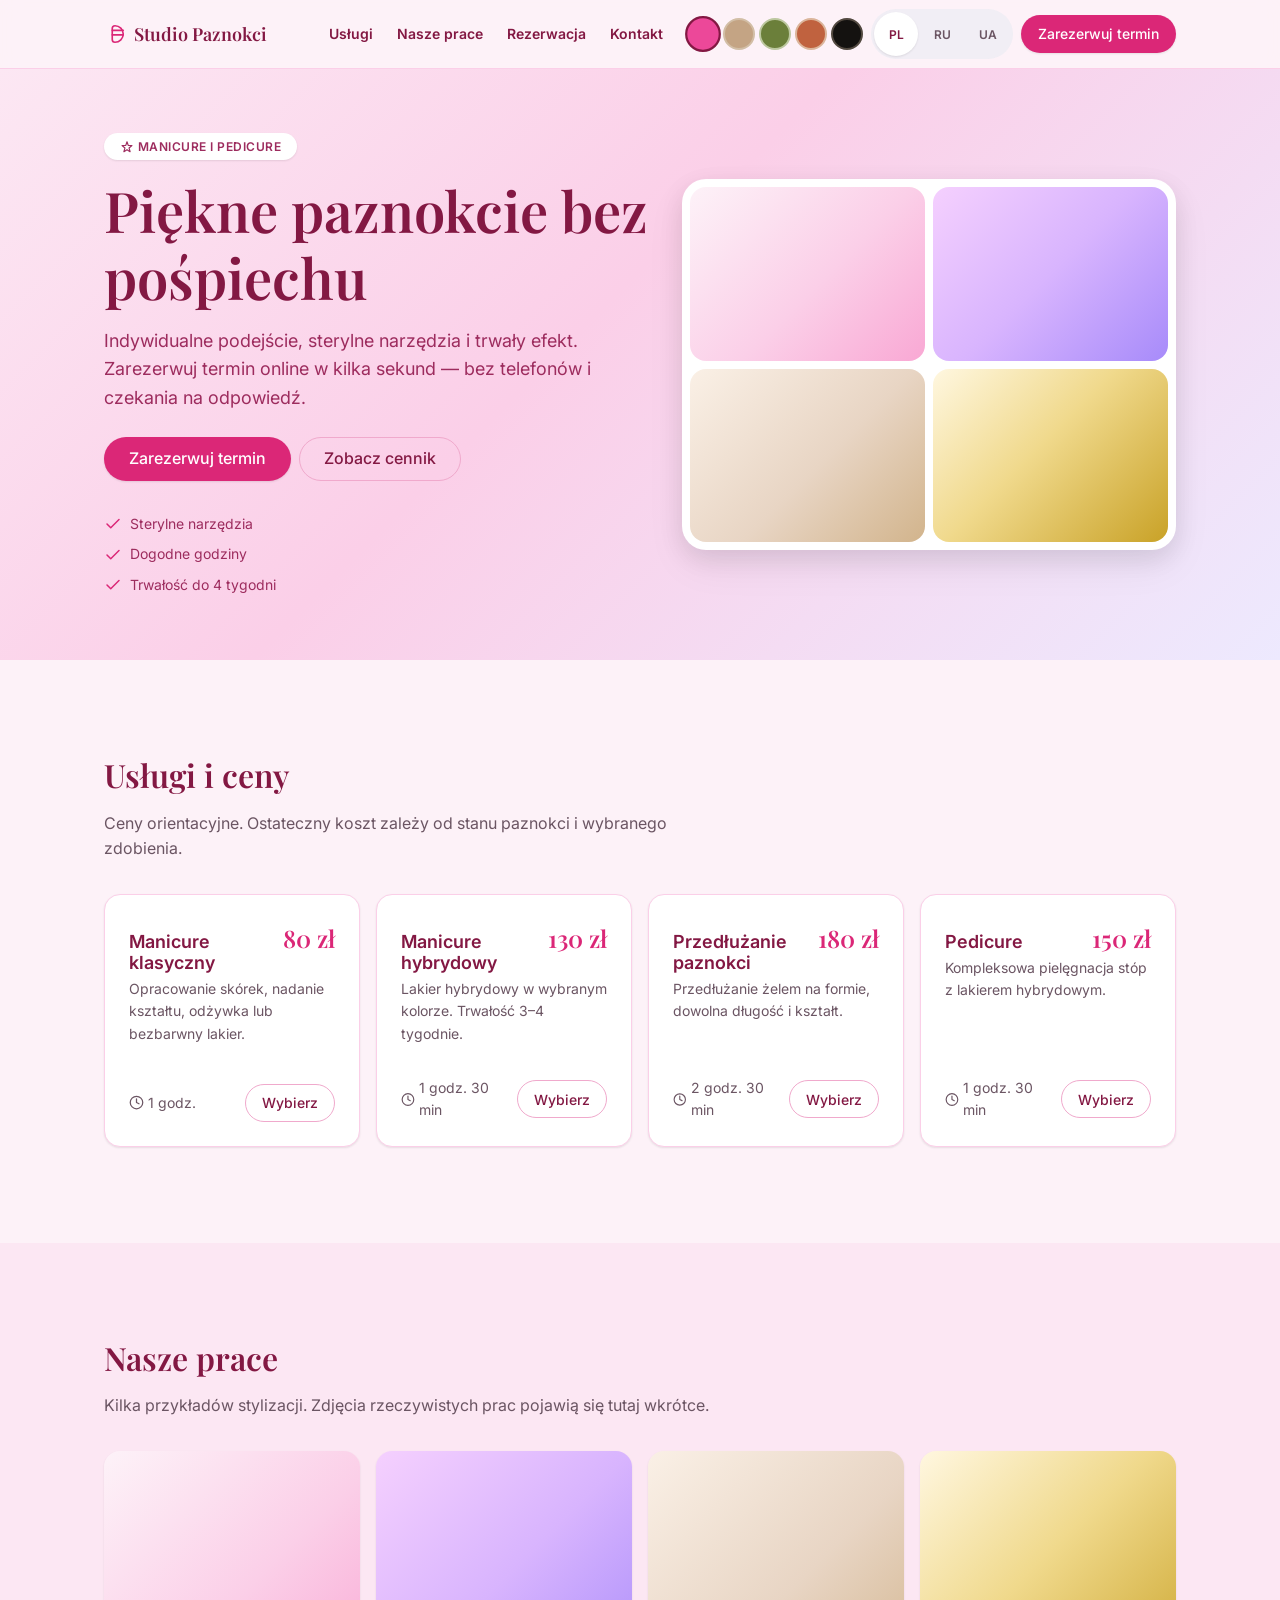
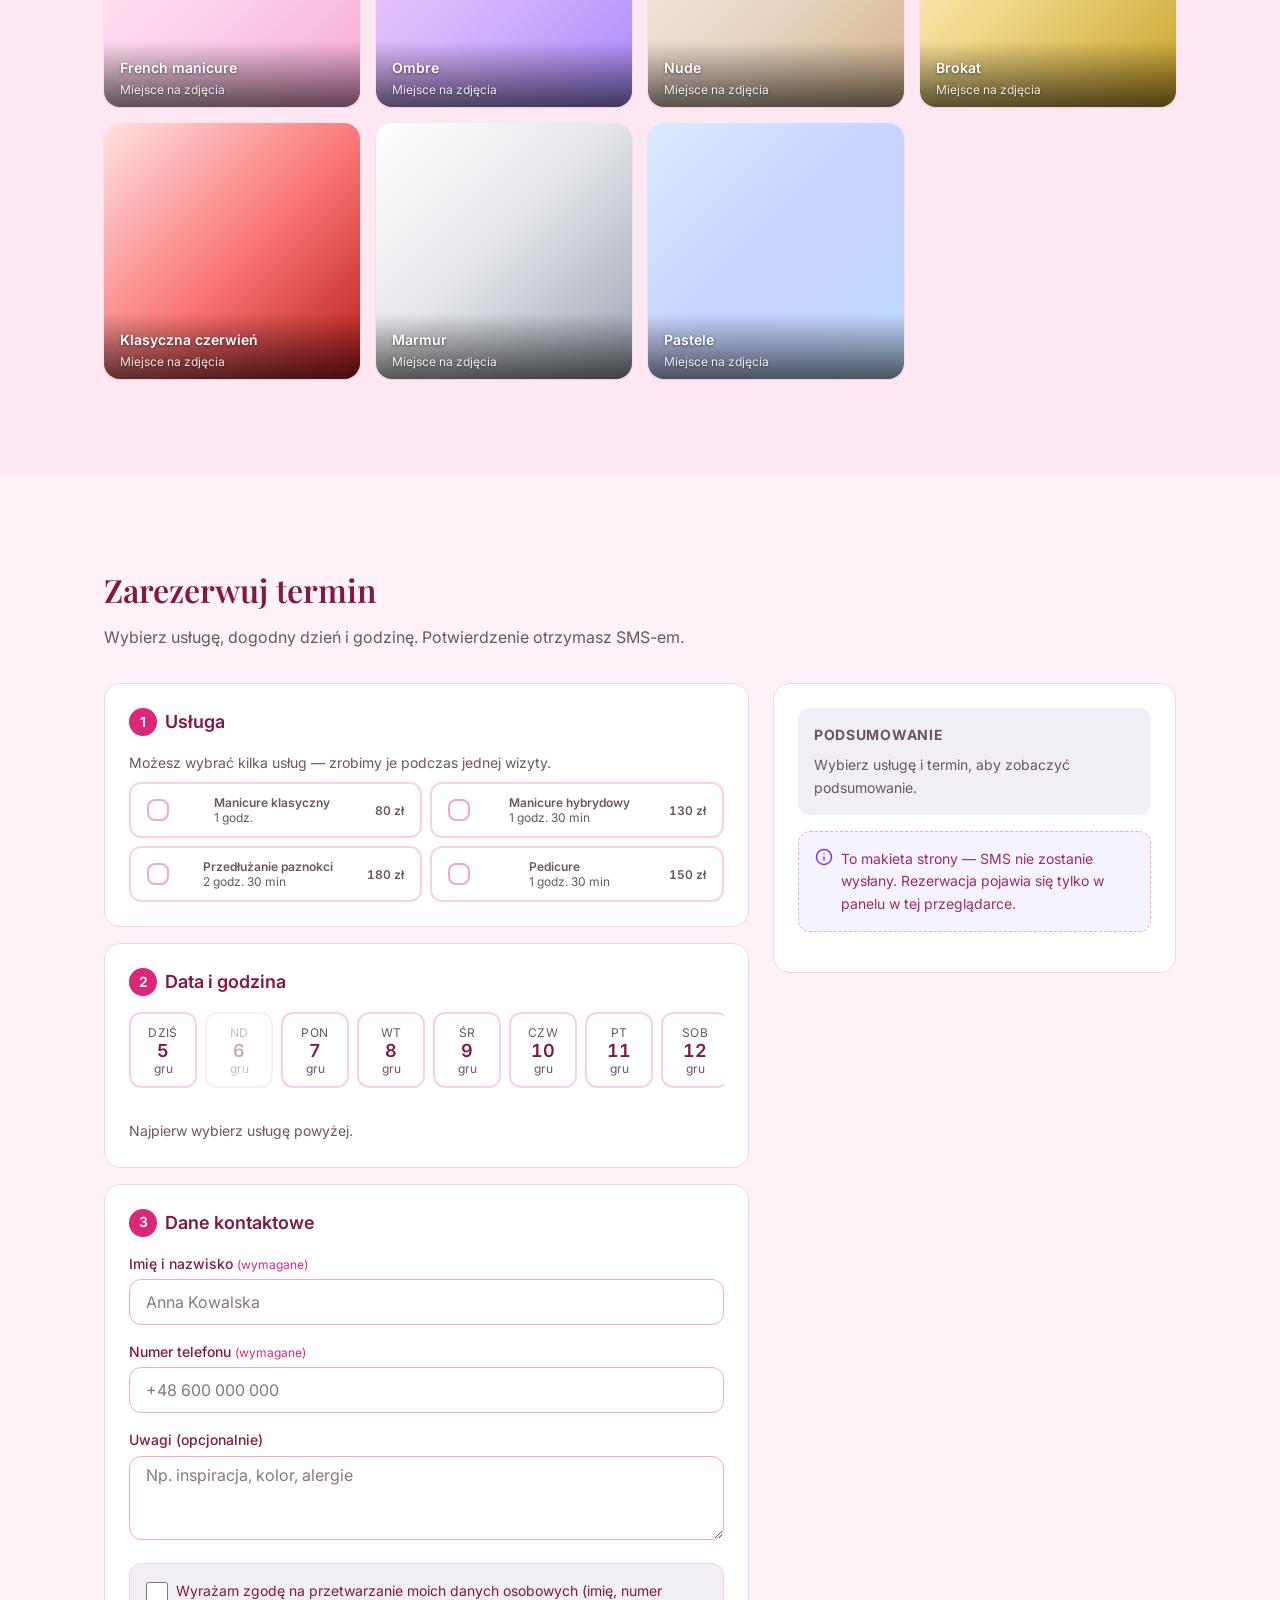
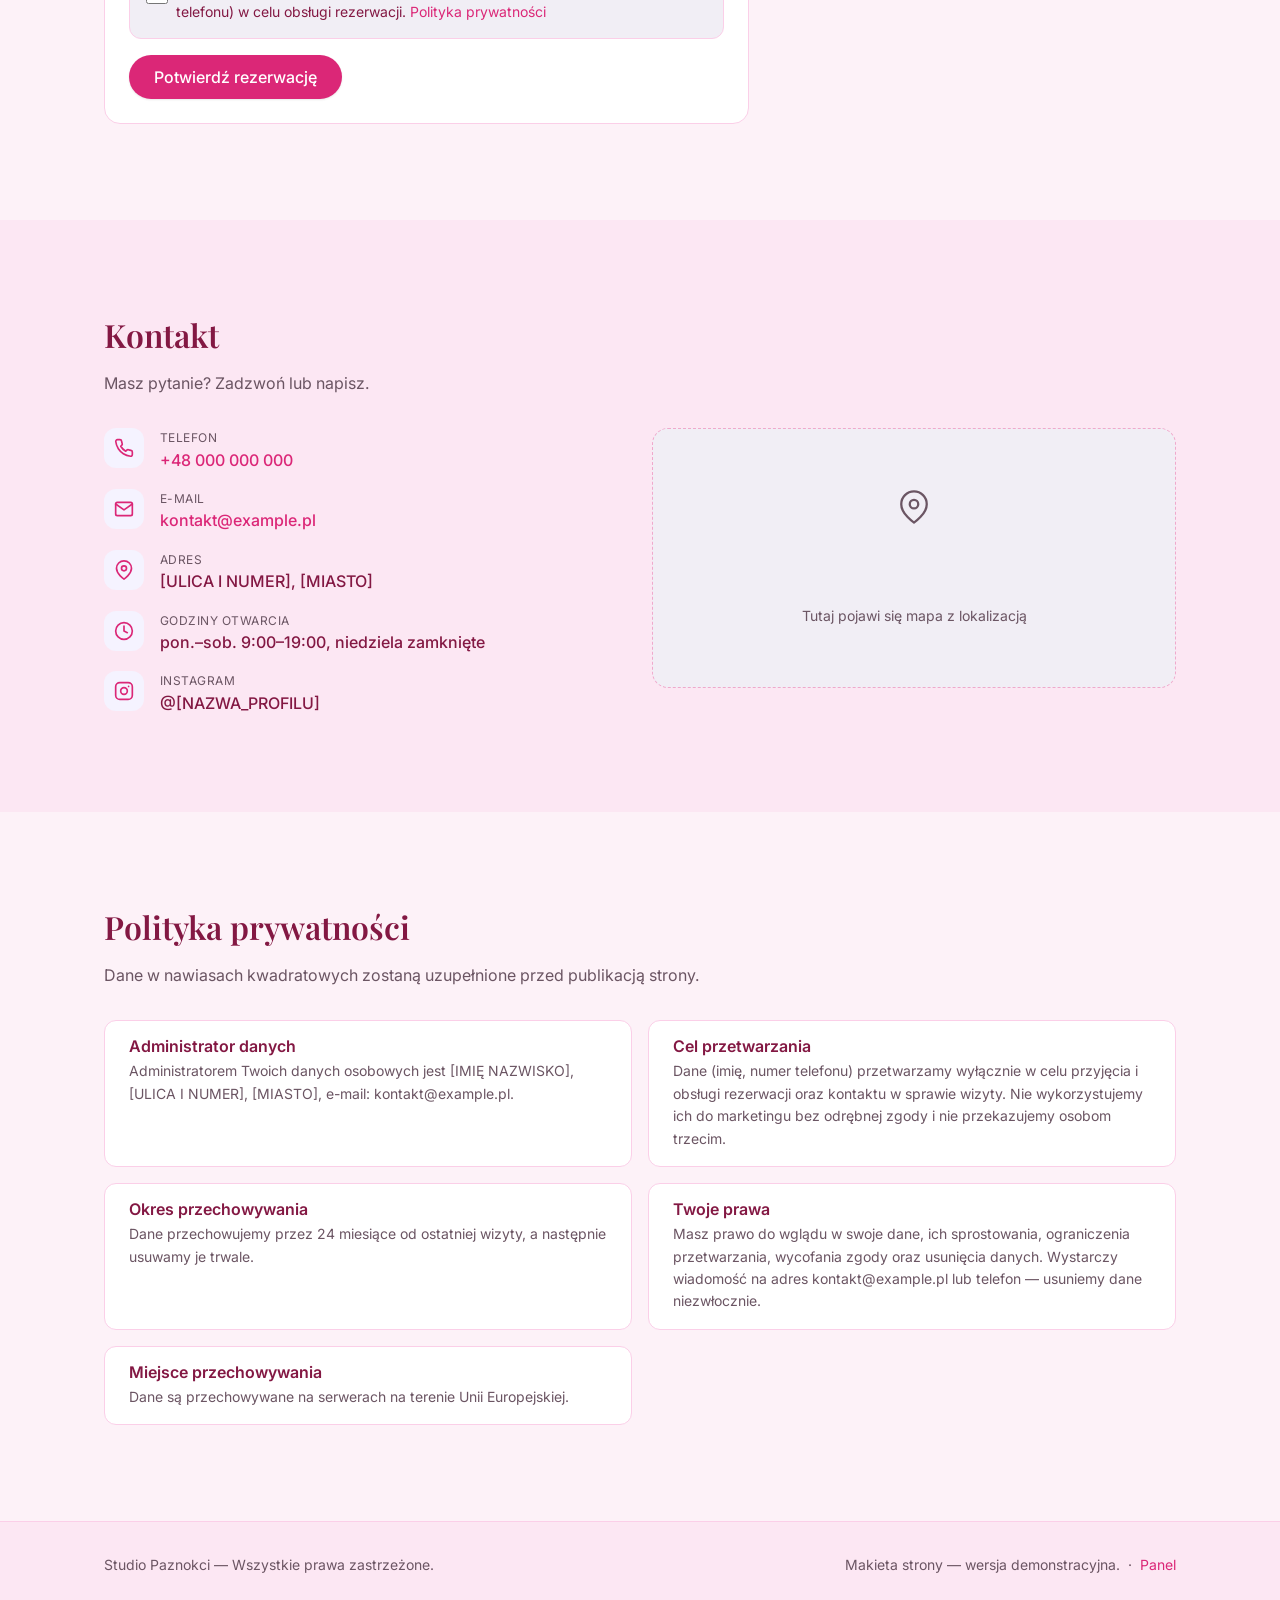
<file: index.html>
<!DOCTYPE html>
<html lang="pl" data-theme="pink">
<head>
  <meta charset="UTF-8">
  <meta name="viewport" content="width=device-width, initial-scale=1">
  <title>Studio Paznokci — rezerwacja online</title>
  <meta name="description" content="Manicure i pedicure. Zarezerwuj termin online.">
  <link rel="stylesheet" href="styles.css?v=202607301500">
</head>
<body>

<a class="skip-link" href="#main" data-i18n="skip_link">Przejdź do treści</a>

<!-- ========================= ШАПКА ========================= -->
<header class="header">
  <div class="wrap header__inner">
    <a class="logo" href="index.html">
      <span class="logo__mark" aria-hidden="true">
        <svg width="22" height="22" viewBox="0 0 24 24" fill="none" stroke="currentColor" stroke-width="1.8" stroke-linecap="round" stroke-linejoin="round">
          <path d="M12 21c4.97 0 9-4.03 9-9 0-4.97-4.03-9-9-9-1.66 0-3 1.34-3 3v12c0 1.66 1.34 3 3 3z"/>
          <path d="M9 8h12M9 13h12"/>
        </svg>
      </span>
      <span data-salon="brandName">Studio Paznokci</span>
    </a>

    <nav class="nav" aria-label="Menu">
      <a href="#services" data-i18n="nav_services">Usługi</a>
      <a href="#gallery" data-i18n="nav_gallery">Nasze prace</a>
      <a href="#booking" data-i18n="nav_booking">Rezerwacja</a>
      <a href="#contact" data-i18n="nav_contact">Kontakt</a>
    </nav>

    <div class="header__tools">
      <div class="themes" role="group" data-i18n-aria-label="aria_theme" id="themeSwitch"></div>
      <div class="lang" role="group" data-i18n-aria-label="aria_lang" id="langSwitch"></div>
      <!-- Ссылка на панель только в подвале: это страница для клиенток,
           админка им ни к чему. Тестировщику ссылку даём отдельно. -->
      <a class="btn btn--primary btn--sm header__cta" href="#booking" data-i18n-aria-label="nav_book_cta" data-i18n="nav_book_cta">Zarezerwuj termin</a>
    </div>
  </div>
</header>

<main id="main">

  <!-- ========================= HERO ========================= -->
  <section class="hero">
    <div class="wrap hero__inner">
      <div>
        <span class="badge">
          <svg width="14" height="14" viewBox="0 0 24 24" fill="none" stroke="currentColor" stroke-width="2" stroke-linecap="round" stroke-linejoin="round" aria-hidden="true">
            <path d="M12 3l2.09 6.26L20.5 9.5l-5 4.1 1.8 6.4L12 16.6l-5.3 3.4 1.8-6.4-5-4.1 6.41-.24L12 3z"/>
          </svg>
          <span data-i18n="hero_badge">Manicure i pedicure</span>
        </span>

        <h1 data-i18n="hero_title">Piękne paznokcie bez pośpiechu</h1>
        <p class="hero__lead" data-i18n="hero_subtitle">Indywidualne podejście, sterylne narzędzia i trwały efekt.</p>

        <div class="hero__actions">
          <a class="btn btn--primary" href="#booking" data-i18n="hero_cta">Zarezerwuj termin</a>
          <a class="btn btn--ghost" href="#services" data-i18n="hero_cta_secondary">Zobacz cennik</a>
        </div>

        <ul class="hero__points">
          <li>
            <svg width="18" height="18" viewBox="0 0 24 24" fill="none" stroke="currentColor" stroke-width="2" stroke-linecap="round" stroke-linejoin="round" aria-hidden="true"><path d="M20 6L9 17l-5-5"/></svg>
            <span data-i18n="hero_point_1">Sterylne narzędzia</span>
          </li>
          <li>
            <svg width="18" height="18" viewBox="0 0 24 24" fill="none" stroke="currentColor" stroke-width="2" stroke-linecap="round" stroke-linejoin="round" aria-hidden="true"><path d="M20 6L9 17l-5-5"/></svg>
            <span data-i18n="hero_point_2">Dogodne godziny</span>
          </li>
          <li>
            <svg width="18" height="18" viewBox="0 0 24 24" fill="none" stroke="currentColor" stroke-width="2" stroke-linecap="round" stroke-linejoin="round" aria-hidden="true"><path d="M20 6L9 17l-5-5"/></svg>
            <span data-i18n="hero_point_3">Trwałość do 4 tygodni</span>
          </li>
        </ul>
      </div>

      <!-- Декоративная плитка вместо фото мастера -->
      <div class="hero__art" id="heroArt" aria-hidden="true"></div>
    </div>
  </section>

  <!-- ========================= УСЛУГИ ========================= -->
  <section class="section" id="services">
    <div class="wrap">
      <div class="section__head">
        <h2 data-i18n="services_title">Usługi i ceny</h2>
        <p data-i18n="services_subtitle">Ceny orientacyjne.</p>
      </div>
      <div class="cards" id="servicesGrid"></div>
    </div>
  </section>

  <!-- ========================= ГАЛЕРЕЯ ========================= -->
  <section class="section section--alt" id="gallery">
    <div class="wrap">
      <div class="section__head">
        <h2 data-i18n="gallery_title">Nasze prace</h2>
        <p data-i18n="gallery_subtitle">Kilka przykładów stylizacji.</p>
      </div>
      <div class="gallery" id="galleryGrid"></div>
    </div>
  </section>

  <!-- ========================= ЗАПИСЬ ========================= -->
  <section class="section" id="booking">
    <div class="wrap">
      <div class="section__head">
        <h2 data-i18n="booking_title">Zarezerwuj termin</h2>
        <p data-i18n="booking_subtitle">Wybierz usługę, dogodny dzień i godzinę.</p>
      </div>

      <div class="booking">
        <!-- Шаги -->
        <form id="bookingForm" novalidate>
          <!-- Шаг 1: услуга -->
          <div class="step">
            <div class="step__title">
              <span class="step__num">1</span>
              <h3 data-i18n="step_1">Usługa</h3>
            </div>
            <p class="hint hint--above" data-i18n="booking_multi_hint">Możesz wybrać kilka usług.</p>
            <div class="picker" id="servicePicker" role="group" data-i18n-aria-label="booking_pick_service"></div>
            <p class="error" id="errService">
              <svg width="16" height="16" viewBox="0 0 24 24" fill="none" stroke="currentColor" stroke-width="2" stroke-linecap="round" aria-hidden="true"><circle cx="12" cy="12" r="10"/><path d="M12 8v4M12 16h.01"/></svg>
              <span data-i18n="err_service">Wybierz usługę.</span>
            </p>
          </div>

          <!-- Шаг 2: дата и время -->
          <div class="step" style="margin-top:var(--sp-3)">
            <div class="step__title">
              <span class="step__num">2</span>
              <h3 data-i18n="step_2">Data i godzina</h3>
            </div>
            <p class="hint hint--above" id="pickedNote" hidden></p>
            <div class="days" id="daysStrip" role="group" data-i18n-aria-label="booking_pick_date"></div>
            <div class="slots" id="slotsGrid" role="group" data-i18n-aria-label="booking_pick_time"></div>
            <p class="hint" id="slotsHint" data-i18n="booking_select_service_first">Najpierw wybierz usługę powyżej.</p>
            <p class="error" id="errSlot">
              <svg width="16" height="16" viewBox="0 0 24 24" fill="none" stroke="currentColor" stroke-width="2" stroke-linecap="round" aria-hidden="true"><circle cx="12" cy="12" r="10"/><path d="M12 8v4M12 16h.01"/></svg>
              <span data-i18n="err_slot">Wybierz dzień i godzinę.</span>
            </p>
          </div>

          <!-- Шаг 3: контакты -->
          <div class="step" style="margin-top:var(--sp-3)">
            <div class="step__title">
              <span class="step__num">3</span>
              <h3 data-i18n="step_3">Dane kontaktowe</h3>
            </div>

            <div class="field">
              <label for="fName">
                <span data-i18n="label_name">Imię i nazwisko</span>
                <span class="req">(<span data-i18n="required">wymagane</span>)</span>
              </label>
              <input type="text" id="fName" name="name" autocomplete="name" required>
              <p class="error" id="errName">
                <svg width="16" height="16" viewBox="0 0 24 24" fill="none" stroke="currentColor" stroke-width="2" stroke-linecap="round" aria-hidden="true"><circle cx="12" cy="12" r="10"/><path d="M12 8v4M12 16h.01"/></svg>
                <span data-i18n="err_name">Podaj imię i nazwisko.</span>
              </p>
            </div>

            <div class="field">
              <label for="fPhone">
                <span data-i18n="label_phone">Numer telefonu</span>
                <span class="req">(<span data-i18n="required">wymagane</span>)</span>
              </label>
              <input type="tel" id="fPhone" name="phone" autocomplete="tel" inputmode="tel" required>
              <p class="error" id="errPhone">
                <svg width="16" height="16" viewBox="0 0 24 24" fill="none" stroke="currentColor" stroke-width="2" stroke-linecap="round" aria-hidden="true"><circle cx="12" cy="12" r="10"/><path d="M12 8v4M12 16h.01"/></svg>
                <span data-i18n="err_phone">Podaj poprawny numer telefonu.</span>
              </p>
            </div>

            <div class="field">
              <label for="fNote" data-i18n="label_note">Uwagi (opcjonalnie)</label>
              <textarea id="fNote" name="note"></textarea>
            </div>

            <!-- RODO: галочка НЕ предустановлена -->
            <div class="consent">
              <input type="checkbox" id="fConsent" name="consent" required>
              <label for="fConsent">
                <span data-i18n="consent_text">Wyrażam zgodę na przetwarzanie moich danych osobowych.</span>
                <a href="#rodo" data-i18n="consent_link">Polityka prywatności</a>
              </label>
            </div>
            <p class="error" id="errConsent">
              <svg width="16" height="16" viewBox="0 0 24 24" fill="none" stroke="currentColor" stroke-width="2" stroke-linecap="round" aria-hidden="true"><circle cx="12" cy="12" r="10"/><path d="M12 8v4M12 16h.01"/></svg>
              <span data-i18n="err_consent">Zgoda jest wymagana.</span>
            </p>

            <button type="submit" class="btn btn--primary" id="submitBtn" data-i18n="submit">Potwierdź rezerwację</button>
          </div>
        </form>

        <!-- Сводка -->
        <aside class="booking__side">
          <div class="step">
            <div class="summary">
              <h4 data-i18n="summary_title">Podsumowanie</h4>
              <p class="summary__empty" id="summaryEmpty" data-i18n="summary_empty">Wybierz usługę i termin.</p>
              <dl id="summaryList" hidden></dl>
            </div>
            <p class="notice">
              <svg width="18" height="18" viewBox="0 0 24 24" fill="none" stroke="currentColor" stroke-width="2" stroke-linecap="round" aria-hidden="true"><circle cx="12" cy="12" r="10"/><path d="M12 16v-4M12 8h.01"/></svg>
              <span data-i18n="confirm_mock_note">To makieta strony — rezerwacja nie została nigdzie zapisana.</span>
            </p>
          </div>
        </aside>

        <!-- Экран «записано» -->
        <div class="step done" id="doneScreen" hidden>
          <div class="done__icon" aria-hidden="true">
            <svg width="32" height="32" viewBox="0 0 24 24" fill="none" stroke="currentColor" stroke-width="2" stroke-linecap="round" stroke-linejoin="round"><path d="M20 6L9 17l-5-5"/></svg>
          </div>
          <h3 data-i18n="confirm_title">Rezerwacja przyjęta</h3>
          <p data-i18n="confirm_text">Dziękujemy!</p>
          <dl id="doneSummary"></dl>
          <p class="notice" style="text-align:left">
            <svg width="18" height="18" viewBox="0 0 24 24" fill="none" stroke="currentColor" stroke-width="2" stroke-linecap="round" aria-hidden="true"><circle cx="12" cy="12" r="10"/><path d="M12 16v-4M12 8h.01"/></svg>
            <span data-i18n="confirm_mock_note">To makieta strony.</span>
          </p>
          <button type="button" class="btn btn--ghost" id="againBtn" style="margin-top:var(--sp-3)" data-i18n="confirm_again">Zarezerwuj kolejny termin</button>
        </div>
      </div>
    </div>
  </section>

  <!-- ========================= КОНТАКТЫ ========================= -->
  <section class="section section--alt" id="contact">
    <div class="wrap">
      <div class="section__head">
        <h2 data-i18n="contact_title">Kontakt</h2>
        <p data-i18n="contact_subtitle">Masz pytanie? Zadzwoń lub napisz.</p>
      </div>

      <div class="contact">
        <ul class="contact__list">
          <li>
            <span class="contact__ico" aria-hidden="true">
              <svg width="20" height="20" viewBox="0 0 24 24" fill="none" stroke="currentColor" stroke-width="2" stroke-linecap="round" stroke-linejoin="round"><path d="M22 16.92v3a2 2 0 01-2.18 2 19.79 19.79 0 01-8.63-3.07 19.5 19.5 0 01-6-6A19.79 19.79 0 012.12 4.18A2 2 0 014.11 2h3a2 2 0 012 1.72c.13.96.36 1.9.7 2.81a2 2 0 01-.45 2.11L8.09 9.91a16 16 0 006 6l1.27-1.27a2 2 0 012.11-.45c.9.34 1.85.57 2.81.7A2 2 0 0122 16.92z"/></svg>
            </span>
            <span>
              <span class="contact__k" data-i18n="contact_phone">Telefon</span>
              <a class="contact__v" id="contactPhone" href="#" data-salon="phone">+48 000 000 000</a>
            </span>
          </li>
          <li>
            <span class="contact__ico" aria-hidden="true">
              <svg width="20" height="20" viewBox="0 0 24 24" fill="none" stroke="currentColor" stroke-width="2" stroke-linecap="round" stroke-linejoin="round"><rect x="2" y="4" width="20" height="16" rx="2"/><path d="M22 6l-10 7L2 6"/></svg>
            </span>
            <span>
              <span class="contact__k" data-i18n="contact_email">E-mail</span>
              <a class="contact__v" id="contactEmail" href="#" data-salon="email">kontakt@example.pl</a>
            </span>
          </li>
          <li>
            <span class="contact__ico" aria-hidden="true">
              <svg width="20" height="20" viewBox="0 0 24 24" fill="none" stroke="currentColor" stroke-width="2" stroke-linecap="round" stroke-linejoin="round"><path d="M21 10c0 7-9 13-9 13s-9-6-9-13a9 9 0 0118 0z"/><circle cx="12" cy="10" r="3"/></svg>
            </span>
            <span>
              <span class="contact__k" data-i18n="contact_address">Adres</span>
              <span class="contact__v" data-salon="address">[ULICA I NUMER], [MIASTO]</span>
            </span>
          </li>
          <li>
            <span class="contact__ico" aria-hidden="true">
              <svg width="20" height="20" viewBox="0 0 24 24" fill="none" stroke="currentColor" stroke-width="2" stroke-linecap="round" stroke-linejoin="round"><circle cx="12" cy="12" r="10"/><path d="M12 6v6l4 2"/></svg>
            </span>
            <span>
              <span class="contact__k" data-i18n="contact_hours">Godziny otwarcia</span>
              <span class="contact__v" data-i18n="contact_hours_value">pon.–sob. 9:00–19:00</span>
            </span>
          </li>
          <li>
            <span class="contact__ico" aria-hidden="true">
              <svg width="20" height="20" viewBox="0 0 24 24" fill="none" stroke="currentColor" stroke-width="2" stroke-linecap="round" stroke-linejoin="round"><rect x="2" y="2" width="20" height="20" rx="5"/><circle cx="12" cy="12" r="4"/><path d="M17.5 6.5h.01"/></svg>
            </span>
            <span>
              <span class="contact__k" data-i18n="contact_instagram">Instagram</span>
              <span class="contact__v" data-salon="instagram">@[NAZWA_PROFILU]</span>
            </span>
          </li>
        </ul>

        <div class="map">
          <svg width="34" height="34" viewBox="0 0 24 24" fill="none" stroke="currentColor" stroke-width="1.6" stroke-linecap="round" stroke-linejoin="round" aria-hidden="true"><path d="M21 10c0 7-9 13-9 13s-9-6-9-13a9 9 0 0118 0z"/><circle cx="12" cy="10" r="3"/></svg>
          <span data-i18n="map_placeholder">Tutaj pojawi się mapa z lokalizacją</span>
        </div>
      </div>
    </div>
  </section>

  <!-- ========================= RODO ========================= -->
  <section class="section" id="rodo">
    <div class="wrap">
      <div class="section__head">
        <h2 data-i18n="rodo_title">Polityka prywatności</h2>
        <p data-i18n="rodo_placeholder_note">Dane w nawiasach kwadratowych zostaną uzupełnione.</p>
      </div>

      <div class="rodo">
        <article class="rodo__item">
          <h3 data-i18n="rodo_controller_title">Administrator danych</h3>
          <p data-i18n="rodo_controller_text">—</p>
        </article>
        <article class="rodo__item">
          <h3 data-i18n="rodo_purpose_title">Cel przetwarzania</h3>
          <p data-i18n="rodo_purpose_text">—</p>
        </article>
        <article class="rodo__item">
          <h3 data-i18n="rodo_retention_title">Okres przechowywania</h3>
          <p data-i18n="rodo_retention_text">—</p>
        </article>
        <article class="rodo__item">
          <h3 data-i18n="rodo_rights_title">Twoje prawa</h3>
          <p data-i18n="rodo_rights_text">—</p>
        </article>
        <article class="rodo__item">
          <h3 data-i18n="rodo_storage_title">Miejsce przechowywania</h3>
          <p data-i18n="rodo_storage_text">—</p>
        </article>
      </div>
    </div>
  </section>

</main>

<!-- ========================= ПОДВАЛ ========================= -->
<footer class="footer">
  <div class="wrap">
    <!-- Темы и язык: на телефоне их убирают из шапки, чтобы не занимали
         первый экран, и показывают здесь -->
    <div class="footer-tools">
      <div class="themes" role="group" data-i18n-aria-label="aria_theme"></div>
      <div class="lang" role="group" data-i18n-aria-label="aria_lang"></div>
    </div>
  </div>
  <div class="wrap footer__inner">
    <p><span data-salon="brandName">Studio Paznokci</span> — <span data-i18n="footer_rights">Wszystkie prawa zastrzeżone.</span></p>
    <p>
      <span data-i18n="footer_mock">Makieta strony.</span>
      &nbsp;·&nbsp;
      <a href="admin.html" data-i18n="nav_admin">Panel</a>
    </p>
  </div>
</footer>

<!-- Липкая кнопка записи на мобильном: заменяет липкую шапку,
     которая занимала четверть экрана всю прокрутку -->
<div class="cta-bar">
  <a class="btn btn--primary" href="#booking" data-i18n="nav_book_cta">Zarezerwuj termin</a>
</div>

<script src="data.js?v=202607301500"></script>
<script src="i18n.js?v=202607301500"></script>
<script src="app.js?v=202607301500"></script>
</body>
</html>
</file>
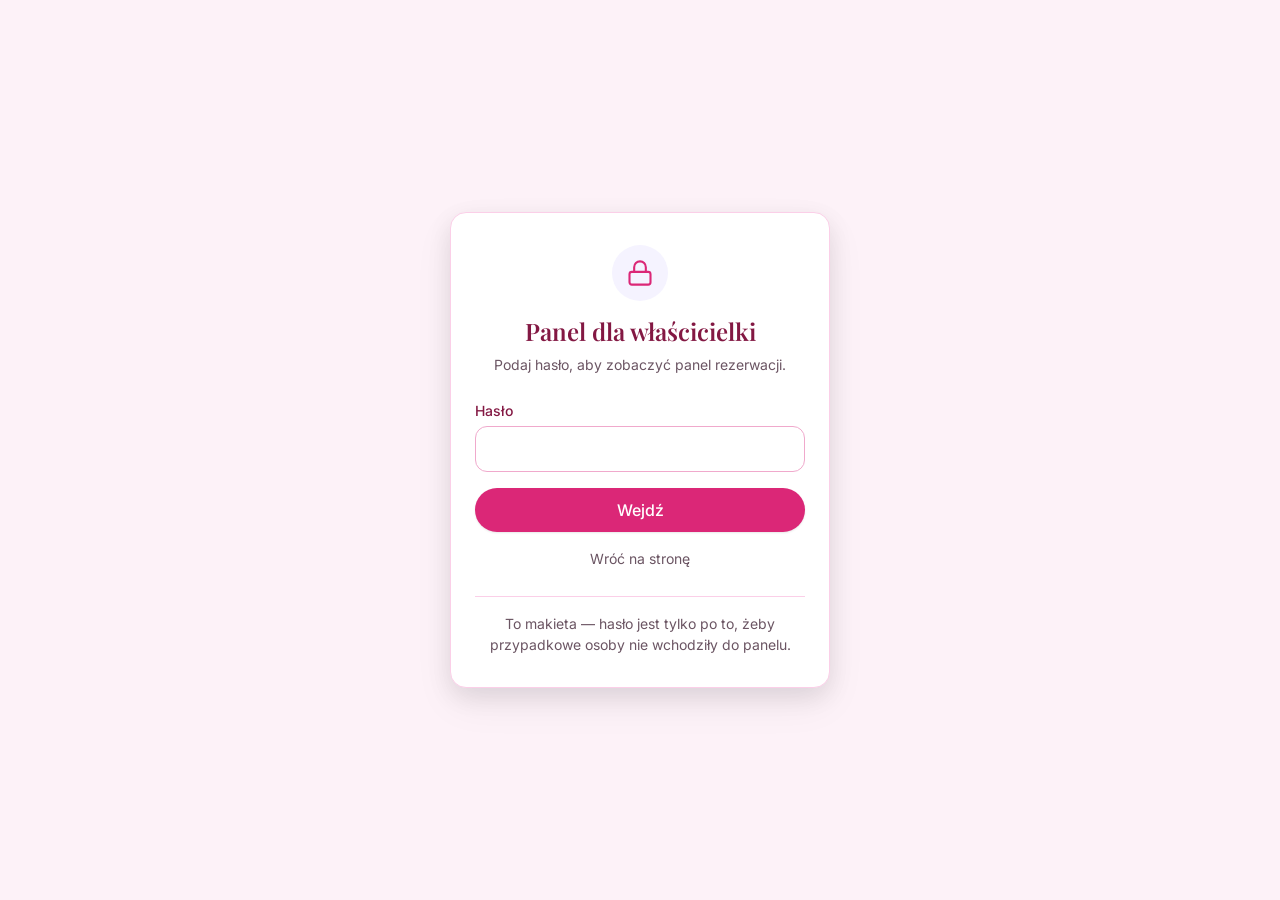
<file: admin.html>
<!DOCTYPE html>
<html lang="pl" data-theme="pink">
<head>
  <meta charset="UTF-8">
  <meta name="viewport" content="width=device-width, initial-scale=1">
  <title>Panel rezerwacji</title>
  <link rel="stylesheet" href="styles.css?v=202607301500">
</head>
<body>

<a class="skip-link" href="#main" data-i18n="skip_link">Przejdź do treści</a>

<!-- ========================= ЭКРАН ВХОДА =========================
     Бутафорская защита: пароль лежит в data.js и виден в исходнике.
     Нужен только чтобы случайный человек по ссылке не попал в панель. -->
<div class="lock" id="lockScreen" hidden>
  <div class="lock__box">
    <span class="lock__icon" aria-hidden="true">
      <svg width="28" height="28" viewBox="0 0 24 24" fill="none" stroke="currentColor" stroke-width="1.8" stroke-linecap="round" stroke-linejoin="round"><rect x="3" y="11" width="18" height="11" rx="2"/><path d="M7 11V7a5 5 0 0110 0v4"/></svg>
    </span>
    <h1 data-i18n="lock_title">Panel dla właścicielki</h1>
    <p data-i18n="lock_hint">Podaj hasło, aby zobaczyć panel rezerwacji.</p>

    <div class="field">
      <label for="lockPass" data-i18n="lock_pass">Hasło</label>
      <input type="password" id="lockPass" autocomplete="current-password" inputmode="text">
      <p class="error" id="lockErr">
        <svg width="16" height="16" viewBox="0 0 24 24" fill="none" stroke="currentColor" stroke-width="2" stroke-linecap="round" aria-hidden="true"><circle cx="12" cy="12" r="10"/><path d="M12 8v4M12 16h.01"/></svg>
        <span data-i18n="lock_err">Nieprawidłowe hasło.</span>
      </p>
    </div>

    <button type="button" class="btn btn--primary" id="lockBtn" data-i18n="lock_enter">Wejdź</button>
    <a class="lock__back" href="index.html" data-i18n="lock_back">Wróć na stronę</a>
    <p class="lock__demo" data-i18n="lock_demo">To makieta — hasło jest tylko po to, żeby przypadkowe osoby nie wchodziły do panelu.</p>
  </div>
</div>

<!-- ========================= ШАПКА ========================= -->
<header class="header">
  <div class="wrap header__inner">
    <a class="logo" href="index.html">
      <span class="logo__mark" aria-hidden="true">
        <svg width="22" height="22" viewBox="0 0 24 24" fill="none" stroke="currentColor" stroke-width="1.8" stroke-linecap="round" stroke-linejoin="round">
          <path d="M12 21c4.97 0 9-4.03 9-9 0-4.97-4.03-9-9-9-1.66 0-3 1.34-3 3v12c0 1.66 1.34 3 3 3z"/>
          <path d="M9 8h12M9 13h12"/>
        </svg>
      </span>
      <span data-salon="brandName">Studio Paznokci</span>
    </a>

    <div class="header__tools">
      <div class="themes" role="group" data-i18n-aria-label="aria_theme" id="themeSwitch"></div>
      <div class="lang" role="group" data-i18n-aria-label="aria_lang" id="langSwitch"></div>
      <!-- data-i18n-aria-label обязателен: на мобильном текст скрыт CSS,
           остаётся только иконка — без метки кнопка безымянная для скринридера -->
      <a class="btn btn--ghost btn--sm" href="index.html" data-i18n-aria-label="admin_back">
        <svg width="15" height="15" viewBox="0 0 24 24" fill="none" stroke="currentColor" stroke-width="2" stroke-linecap="round" stroke-linejoin="round" aria-hidden="true"><path d="M19 12H5M12 19l-7-7 7-7"/></svg>
        <span data-i18n="admin_back">Strona główna</span>
      </a>
      <button type="button" class="btn btn--ghost btn--sm" id="logoutBtn" data-i18n-aria-label="lock_logout">
        <svg width="15" height="15" viewBox="0 0 24 24" fill="none" stroke="currentColor" stroke-width="2" stroke-linecap="round" stroke-linejoin="round" aria-hidden="true"><path d="M9 21H5a2 2 0 01-2-2V5a2 2 0 012-2h4M16 17l5-5-5-5M21 12H9"/></svg>
        <span data-i18n="lock_logout">Wyloguj</span>
      </button>
    </div>
  </div>
</header>

<main id="main" class="section">
  <div class="wrap">

    <!-- h1 для структуры документа: видимые заголовки принадлежат разделам
         и начинаются с h2. На экране входа свой h1, но он в другом
         поддереве и одновременно с этим не показывается. -->
    <h1 class="sr-only" data-i18n="admin_title">Panel rezerwacji</h1>

    <!-- Разделы админки. Идут ПЕРВЫМИ: «Panel rezerwacji» — заголовок
         раздела «Wizyty», а не всей страницы, поэтому он ниже, внутри. -->
    <nav class="secnav" id="secNav" aria-label="Sekcje">
      <button type="button" class="secnav__btn" data-section="appts" aria-pressed="true">
        <svg width="17" height="17" viewBox="0 0 24 24" fill="none" stroke="currentColor" stroke-width="2" stroke-linecap="round" stroke-linejoin="round" aria-hidden="true"><rect x="3" y="4" width="18" height="18" rx="2"/><path d="M16 2v4M8 2v4M3 10h18"/></svg>
        <span data-i18n="sec_appts">Wizyty</span>
      </button>
      <button type="button" class="secnav__btn" data-section="gallery" aria-pressed="false">
        <svg width="17" height="17" viewBox="0 0 24 24" fill="none" stroke="currentColor" stroke-width="2" stroke-linecap="round" stroke-linejoin="round" aria-hidden="true"><rect x="3" y="3" width="18" height="18" rx="2"/><circle cx="8.5" cy="8.5" r="1.5"/><path d="M21 15l-5-5L5 21"/></svg>
        <span data-i18n="sec_gallery">Galeria</span>
      </button>
      <button type="button" class="secnav__btn" data-section="services" aria-pressed="false">
        <svg width="17" height="17" viewBox="0 0 24 24" fill="none" stroke="currentColor" stroke-width="2" stroke-linecap="round" stroke-linejoin="round" aria-hidden="true"><path d="M12 2v20M17 5H9.5a3.5 3.5 0 000 7h5a3.5 3.5 0 010 7H6"/></svg>
        <span data-i18n="sec_services">Usługi</span>
      </button>
      <button type="button" class="secnav__btn" data-section="schedule" aria-pressed="false">
        <svg width="17" height="17" viewBox="0 0 24 24" fill="none" stroke="currentColor" stroke-width="2" stroke-linecap="round" stroke-linejoin="round" aria-hidden="true"><circle cx="12" cy="12" r="10"/><path d="M12 6v6l4 2"/></svg>
        <span data-i18n="sec_schedule">Grafik</span>
      </button>
    </nav>

    <!-- ============ РАЗДЕЛ: ЗАПИСИ ============ -->
    <section class="section-pane" data-pane="appts">

    <div class="pane__head">
      <div>
        <h2 data-i18n="admin_title">Panel rezerwacji</h2>
        <p data-i18n="admin_subtitle">Lista wizyt. Potwierdź lub odwołaj rezerwację.</p>
      </div>
      <div class="pane__actions">
        <button type="button" class="btn btn--primary" id="addBtn">
          <svg width="17" height="17" viewBox="0 0 24 24" fill="none" stroke="currentColor" stroke-width="2" stroke-linecap="round" stroke-linejoin="round" aria-hidden="true"><path d="M12 5v14M5 12h14"/></svg>
          <span data-i18n="add_btn">Dodaj wizytę</span>
        </button>
      </div>
    </div>

    <!-- Переключатель периода -->
    <div class="admin__bar">
      <div class="tabs" role="group" aria-label="Zakres">
        <button type="button" class="tab" data-range="today" aria-pressed="true" data-i18n="admin_today">Dziś</button>
        <button type="button" class="tab" data-range="week" aria-pressed="false" data-i18n="admin_week">Ten tydzień</button>
        <button type="button" class="tab" data-range="month" aria-pressed="false" data-i18n="admin_month">Miesiąc</button>
        <button type="button" class="tab" data-range="cancelled" aria-pressed="false" data-i18n="admin_cancelled">Odwołane</button>
      </div>
      <p class="notice" style="margin:0">
        <svg width="18" height="18" viewBox="0 0 24 24" fill="none" stroke="currentColor" stroke-width="2" stroke-linecap="round" aria-hidden="true"><circle cx="12" cy="12" r="10"/><path d="M12 16v-4M12 8h.01"/></svg>
        <span data-i18n="admin_mock_note">To makieta — zmiany nie są zapisywane.</span>
      </p>
    </div>

    <!-- Сводка -->
    <div class="stats">
      <div class="stat">
        <span class="stat__k" data-i18n="admin_total">Wizyty</span>
        <span class="stat__v" id="statTotal">0</span>
      </div>
      <div class="stat">
        <span class="stat__k" data-i18n="admin_revenue">Przychód</span>
        <span class="stat__v" id="statRevenue">0</span>
      </div>
      <div class="stat">
        <span class="stat__k" data-i18n="admin_pending_count">Do potwierdzenia</span>
        <span class="stat__v" id="statPending">0</span>
      </div>
    </div>

    <!-- Аналитика отмен (только в режиме «Odwołane») -->
    <section class="canc" id="cancPane" hidden aria-labelledby="cancTitle">
      <div class="section__head" style="margin-bottom:var(--sp-4)">
        <h2 id="cancTitle" style="font-size:var(--fs-lg)" data-i18n="canc_title">Odwołane wizyty</h2>
        <p data-i18n="canc_subtitle">Kto odwołuje i jakie usługi są odwoływane najczęściej.</p>
      </div>

      <div class="canc__cols">
        <div class="canc__card">
          <h3 data-i18n="canc_by_client">Najczęściej odwołują</h3>
          <ol class="rank" id="cancByClient"></ol>
        </div>
        <div class="canc__card">
          <h3 data-i18n="canc_by_service">Najczęściej odwoływane usługi</h3>
          <ol class="rank" id="cancByService"></ol>
        </div>
      </div>

      <p class="hint" data-i18n="canc_hint">Dane pomagają zdecydować, komu warto brać zadatek.</p>
    </section>

    <!-- Календарь загруженности (только в режиме «Miesiąc») -->
    <section class="cal" id="calendar" hidden aria-labelledby="calTitle">
      <div class="cal__head">
        <button type="button" class="cal__nav" id="calPrev" data-i18n-aria-label="cal_prev">
          <svg width="18" height="18" viewBox="0 0 24 24" fill="none" stroke="currentColor" stroke-width="2" stroke-linecap="round" stroke-linejoin="round" aria-hidden="true"><path d="M15 18l-6-6 6-6"/></svg>
        </button>
        <h2 class="cal__title" id="calTitle">—</h2>
        <button type="button" class="cal__nav" id="calNext" data-i18n-aria-label="cal_next">
          <svg width="18" height="18" viewBox="0 0 24 24" fill="none" stroke="currentColor" stroke-width="2" stroke-linecap="round" stroke-linejoin="round" aria-hidden="true"><path d="M9 18l6-6-6-6"/></svg>
        </button>
      </div>

      <div class="cal__weekdays" id="calWeekdays" aria-hidden="true"></div>
      <div class="cal__grid" id="calGrid" role="group" data-i18n-aria-label="cal_legend"></div>

      <div class="cal__legend" id="calLegend"></div>
      <p class="cal__hint" data-i18n="cal_drop_hint">Przeciągnij wizytę na inny dzień, aby ją przełożyć.</p>
      <p class="cal__hint" data-i18n="cal_dblclick_hint">Kliknij dwukrotnie dzień, aby dodać wizytę.</p>
    </section>

    <!-- Список записей -->
    <h3 class="day-group__title" id="listTitle" hidden>—</h3>
    <div class="appts" id="apptList" aria-live="polite"></div>

    </section>

    <!-- ============ РАЗДЕЛ: ГАЛЕРЕЯ ============ -->
    <section class="section-pane" data-pane="gallery" hidden>
      <div class="pane__head">
        <div>
          <h2 data-i18n="gal_title">Galeria prac</h2>
          <p data-i18n="gal_subtitle">Dodaj zdjęcia swoich prac.</p>
          <p class="hint" style="margin:var(--sp-1) 0 0" data-i18n="gal_order_hint">Kolejność zmienisz strzałkami lub przeciąganiem.</p>
        </div>
        <div class="pane__actions">
          <!-- input file скрыт, кликаем по кнопке-обёртке -->
          <input type="file" id="galInput" accept="image/*" multiple hidden>
          <button type="button" class="btn btn--primary" id="galUploadBtn">
            <svg width="17" height="17" viewBox="0 0 24 24" fill="none" stroke="currentColor" stroke-width="2" stroke-linecap="round" stroke-linejoin="round" aria-hidden="true"><path d="M21 15v4a2 2 0 01-2 2H5a2 2 0 01-2-2v-4M17 8l-5-5-5 5M12 3v12"/></svg>
            <span data-i18n="gal_upload">Dodaj zdjęcia</span>
          </button>
        </div>
      </div>

      <div class="admin__bar">
        <div class="tabs" role="group" aria-label="Galeria">
          <button type="button" class="tab gal-tab" data-galtab="active" aria-pressed="true" data-i18n="gal_active_tab">Widoczne</button>
          <button type="button" class="tab gal-tab" data-galtab="archived" aria-pressed="false" data-i18n="gal_archived_tab">Archiwum</button>
        </div>
        <p class="hint" style="margin:0" id="galCount">—</p>
      </div>

      <p class="hint" data-i18n="gal_upload_hint">JPG lub PNG. Zdjęcia są automatycznie zmniejszane.</p>
      <div class="gal-grid" id="galGrid"></div>
    </section>

    <!-- ============ РАЗДЕЛ: УСЛУГИ ============ -->
    <section class="section-pane" data-pane="services" hidden>
      <div class="pane__head">
        <div>
          <h2 data-i18n="srv_title">Usługi i ceny</h2>
          <p data-i18n="srv_subtitle">Zmień ceny i czas trwania.</p>
        </div>
        <div class="pane__actions">
          <button type="button" class="btn btn--primary" id="srvAddBtn">
            <svg width="17" height="17" viewBox="0 0 24 24" fill="none" stroke="currentColor" stroke-width="2" stroke-linecap="round" stroke-linejoin="round" aria-hidden="true"><path d="M12 5v14M5 12h14"/></svg>
            <span data-i18n="srv_add">Dodaj usługę</span>
          </button>
        </div>
      </div>
      <div class="srv-list" id="srvList"></div>
    </section>

    <!-- ============ РАЗДЕЛ: ГРАФИК ============ -->
    <section class="section-pane" data-pane="schedule" hidden>
      <div class="pane__head">
        <div>
          <h2 data-i18n="sch_title">Godziny pracy</h2>
          <p data-i18n="sch_subtitle">Ustaw godziny dla każdego dnia tygodnia.</p>
        </div>
      </div>
      <div class="sch-list" id="schList"></div>

      <div class="pane__head" style="margin-top:var(--sp-6)">
        <div>
          <h2 data-i18n="blk_title">Przerwy i urlopy</h2>
          <p data-i18n="blk_subtitle">Zablokuj cały dzień lub kilka godzin.</p>
        </div>
        <div class="pane__actions">
          <button type="button" class="btn btn--primary" id="blkAddBtn">
            <svg width="17" height="17" viewBox="0 0 24 24" fill="none" stroke="currentColor" stroke-width="2" stroke-linecap="round" stroke-linejoin="round" aria-hidden="true"><path d="M12 5v14M5 12h14"/></svg>
            <span data-i18n="blk_add">Zablokuj czas</span>
          </button>
        </div>
      </div>
      <div class="blk-list" id="blkList"></div>
    </section>

  </div>
</main>

<!-- ========================= МОДАЛКА ПЕРЕНОСА ========================= -->
<div class="modal" id="moveModal" hidden role="dialog" aria-modal="true" aria-labelledby="moveTitle">
  <div class="modal__scrim" data-close></div>
  <div class="modal__box">
    <div class="modal__head">
      <h2 id="moveTitle" data-i18n="move_title">Przełóż wizytę</h2>
      <button type="button" class="modal__close" data-close data-i18n-aria-label="move_close">
        <svg width="20" height="20" viewBox="0 0 24 24" fill="none" stroke="currentColor" stroke-width="2" stroke-linecap="round" stroke-linejoin="round" aria-hidden="true"><path d="M18 6L6 18M6 6l12 12"/></svg>
      </button>
    </div>

    <div class="modal__info">
      <dl id="moveInfo"></dl>
    </div>

    <span class="modal__label" data-i18n="move_pick_day">Wybierz dzień</span>
    <div class="days" id="moveDays" role="group" data-i18n-aria-label="move_pick_day"></div>

    <span class="modal__label" data-i18n="move_pick_time">Wybierz godzinę</span>
    <div class="slots" id="moveSlots" role="group" data-i18n-aria-label="move_pick_time"></div>
    <p class="hint" id="moveHint"></p>
    <p class="error" id="moveErr">
      <svg width="16" height="16" viewBox="0 0 24 24" fill="none" stroke="currentColor" stroke-width="2" stroke-linecap="round" aria-hidden="true"><circle cx="12" cy="12" r="10"/><path d="M12 8v4M12 16h.01"/></svg>
      <span data-i18n="move_err_pick">Wybierz dzień i godzinę.</span>
    </p>

    <div class="modal__actions">
      <button type="button" class="btn btn--ghost" data-close data-i18n="move_cancel">Anuluj</button>
      <button type="button" class="btn btn--primary" id="moveSave" data-i18n="move_confirm">Przełóż wizytę</button>
    </div>
  </div>
</div>

<!-- ========================= МОДАЛКА ДОБАВЛЕНИЯ ЗАПИСИ ========================= -->
<div class="modal" id="addModal" hidden role="dialog" aria-modal="true" aria-labelledby="addTitle">
  <div class="modal__scrim" data-add-close></div>
  <div class="modal__box">
    <div class="modal__head">
      <h2 id="addTitle" data-i18n="add_title">Nowa wizyta</h2>
      <button type="button" class="modal__close" data-add-close data-i18n-aria-label="move_close">
        <svg width="20" height="20" viewBox="0 0 24 24" fill="none" stroke="currentColor" stroke-width="2" stroke-linecap="round" stroke-linejoin="round" aria-hidden="true"><path d="M18 6L6 18M6 6l12 12"/></svg>
      </button>
    </div>

    <p class="hint" style="margin-top:0" data-i18n="add_hint">Dla klientek, które zapisały się telefonicznie.</p>

    <span class="modal__label" data-i18n="add_pick_service">Wybierz usługi</span>
    <p class="hint hint--above" data-i18n="add_multi_hint">Możesz wybrać kilka usług.</p>
    <div class="picker" id="addServices" role="group" data-i18n-aria-label="add_pick_service"></div>
    <p class="hint hint--total" id="addTotal" hidden></p>
    <p class="error" id="addErrService">
      <svg width="16" height="16" viewBox="0 0 24 24" fill="none" stroke="currentColor" stroke-width="2" stroke-linecap="round" aria-hidden="true"><circle cx="12" cy="12" r="10"/><path d="M12 8v4M12 16h.01"/></svg>
      <span data-i18n="add_err_service">Wybierz usługę.</span>
    </p>

    <span class="modal__label" data-i18n="move_pick_day">Wybierz dzień</span>
    <div class="days" id="addDays" role="group" data-i18n-aria-label="move_pick_day"></div>

    <span class="modal__label" data-i18n="move_pick_time">Wybierz godzinę</span>
    <div class="slots" id="addSlots" role="group" data-i18n-aria-label="move_pick_time"></div>
    <p class="hint" id="addHint"></p>
    <p class="error" id="addErrSlot">
      <svg width="16" height="16" viewBox="0 0 24 24" fill="none" stroke="currentColor" stroke-width="2" stroke-linecap="round" aria-hidden="true"><circle cx="12" cy="12" r="10"/><path d="M12 8v4M12 16h.01"/></svg>
      <span data-i18n="add_err_slot">Wybierz dzień i godzinę.</span>
    </p>

    <div class="field" style="margin-top:var(--sp-3)">
      <label for="addName" data-i18n="add_name">Imię i nazwisko klientki</label>
      <input type="text" id="addName" autocomplete="off">
      <p class="error" id="addErrName">
        <svg width="16" height="16" viewBox="0 0 24 24" fill="none" stroke="currentColor" stroke-width="2" stroke-linecap="round" aria-hidden="true"><circle cx="12" cy="12" r="10"/><path d="M12 8v4M12 16h.01"/></svg>
        <span data-i18n="add_err_name">Podaj imię klientki.</span>
      </p>
    </div>

    <div class="field">
      <label for="addPhone" data-i18n="add_phone">Numer telefonu</label>
      <input type="tel" id="addPhone" inputmode="tel" autocomplete="off">
      <p class="error" id="addErrPhone">
        <svg width="16" height="16" viewBox="0 0 24 24" fill="none" stroke="currentColor" stroke-width="2" stroke-linecap="round" aria-hidden="true"><circle cx="12" cy="12" r="10"/><path d="M12 8v4M12 16h.01"/></svg>
        <span data-i18n="add_err_phone">Podaj poprawny numer telefonu.</span>
      </p>
    </div>

    <div class="modal__actions">
      <button type="button" class="btn btn--ghost" data-add-close data-i18n="move_cancel">Anuluj</button>
      <button type="button" class="btn btn--primary" id="addSave" data-i18n="add_save">Dodaj wizytę</button>
    </div>
  </div>
</div>

<!-- ========================= МОДАЛКА НОВЫХ ФОТО ========================= -->
<div class="modal" id="galModal" hidden role="dialog" aria-modal="true" aria-labelledby="galModalTitle">
  <div class="modal__scrim" data-gal-close></div>
  <div class="modal__box">
    <div class="modal__head">
      <h2 id="galModalTitle" data-i18n="gal_new_title">Nowe zdjęcia</h2>
      <button type="button" class="modal__close" data-gal-close data-i18n-aria-label="move_close">
        <svg width="20" height="20" viewBox="0 0 24 24" fill="none" stroke="currentColor" stroke-width="2" stroke-linecap="round" stroke-linejoin="round" aria-hidden="true"><path d="M18 6L6 18M6 6l12 12"/></svg>
      </button>
    </div>

    <p class="hint" style="margin-top:0" data-i18n="gal_new_hint">Nadaj nazwę i przypisz usługę.</p>

    <div class="gal-new" id="galNewList"></div>

    <div class="modal__actions">
      <button type="button" class="btn btn--ghost" data-gal-close data-i18n="move_cancel">Anuluj</button>
      <button type="button" class="btn btn--primary" id="galSave" data-i18n="gal_save">Dodaj do galerii</button>
    </div>
  </div>
</div>

<!-- ========================= МОДАЛКА УСЛУГИ ========================= -->
<div class="modal" id="srvModal" hidden role="dialog" aria-modal="true" aria-labelledby="srvModalTitle">
  <div class="modal__scrim" data-srv-close></div>
  <div class="modal__box">
    <div class="modal__head">
      <h2 id="srvModalTitle" data-i18n="srv_new_title">Nowa usługa</h2>
      <button type="button" class="modal__close" data-srv-close data-i18n-aria-label="move_close">
        <svg width="20" height="20" viewBox="0 0 24 24" fill="none" stroke="currentColor" stroke-width="2" stroke-linecap="round" stroke-linejoin="round" aria-hidden="true"><path d="M18 6L6 18M6 6l12 12"/></svg>
      </button>
    </div>

    <div class="field">
      <label for="srvName" data-i18n="srv_name">Nazwa usługi</label>
      <input type="text" id="srvName" autocomplete="off">
      <p class="error" id="srvErrName">
        <svg width="16" height="16" viewBox="0 0 24 24" fill="none" stroke="currentColor" stroke-width="2" stroke-linecap="round" aria-hidden="true"><circle cx="12" cy="12" r="10"/><path d="M12 8v4M12 16h.01"/></svg>
        <span data-i18n="srv_err_name">Podaj nazwę usługi.</span>
      </p>
    </div>

    <div class="field-row">
      <div class="field">
        <label for="srvPrice" data-i18n="srv_price">Cena (zł)</label>
        <input type="number" id="srvPrice" min="1" step="5" inputmode="numeric">
        <p class="error" id="srvErrPrice">
          <svg width="16" height="16" viewBox="0 0 24 24" fill="none" stroke="currentColor" stroke-width="2" stroke-linecap="round" aria-hidden="true"><circle cx="12" cy="12" r="10"/><path d="M12 8v4M12 16h.01"/></svg>
          <span data-i18n="srv_err_price">Podaj cenę.</span>
        </p>
      </div>
      <div class="field">
        <label for="srvDur" data-i18n="srv_dur">Czas trwania (min)</label>
        <input type="number" id="srvDur" min="30" step="30" inputmode="numeric">
        <p class="error" id="srvErrDur">
          <svg width="16" height="16" viewBox="0 0 24 24" fill="none" stroke="currentColor" stroke-width="2" stroke-linecap="round" aria-hidden="true"><circle cx="12" cy="12" r="10"/><path d="M12 8v4M12 16h.01"/></svg>
          <span data-i18n="srv_err_dur">Nieprawidłowy czas.</span>
        </p>
      </div>
    </div>

    <div class="field">
      <label for="srvDesc" data-i18n="srv_desc">Opis (opcjonalnie)</label>
      <textarea id="srvDesc"></textarea>
    </div>

    <div class="consent" style="margin-bottom:0">
      <input type="checkbox" id="srvActive" checked>
      <label for="srvActive" data-i18n="srv_active">Widoczna na stronie</label>
    </div>

    <div class="modal__actions">
      <button type="button" class="btn btn--ghost" data-srv-close data-i18n="move_cancel">Anuluj</button>
      <button type="button" class="btn btn--primary" id="srvSave" data-i18n="srv_save">Zapisz</button>
    </div>
  </div>
</div>

<!-- ========================= МОДАЛКА БЛОКИРОВКИ ========================= -->
<div class="modal" id="blkModal" hidden role="dialog" aria-modal="true" aria-labelledby="blkModalTitle">
  <div class="modal__scrim" data-blk-close></div>
  <div class="modal__box">
    <div class="modal__head">
      <h2 id="blkModalTitle" data-i18n="blk_new_title">Zablokuj czas</h2>
      <button type="button" class="modal__close" data-blk-close data-i18n-aria-label="move_close">
        <svg width="20" height="20" viewBox="0 0 24 24" fill="none" stroke="currentColor" stroke-width="2" stroke-linecap="round" stroke-linejoin="round" aria-hidden="true"><path d="M18 6L6 18M6 6l12 12"/></svg>
      </button>
    </div>

    <span class="modal__label" data-i18n="blk_day">Dzień</span>
    <div class="days" id="blkDays" role="group" data-i18n-aria-label="blk_day"></div>
    <p class="hint" id="blkNotice" aria-live="polite">—</p>

    <div class="consent">
      <input type="checkbox" id="blkWhole" checked>
      <label for="blkWhole" data-i18n="blk_whole_day">Cały dzień</label>
    </div>

    <div class="field-row" id="blkRange" hidden>
      <div class="field">
        <label for="blkFrom" data-i18n="blk_from">Od godziny</label>
        <select id="blkFrom"></select>
      </div>
      <div class="field">
        <label for="blkTo" data-i18n="blk_to">Do godziny</label>
        <select id="blkTo"></select>
      </div>
    </div>

    <div class="field">
      <label for="blkReason" data-i18n="blk_reason">Powód</label>
      <input type="text" id="blkReason" autocomplete="off">
      <p class="error" id="blkErr">
        <svg width="16" height="16" viewBox="0 0 24 24" fill="none" stroke="currentColor" stroke-width="2" stroke-linecap="round" aria-hidden="true"><circle cx="12" cy="12" r="10"/><path d="M12 8v4M12 16h.01"/></svg>
        <span id="blkErrText" data-i18n="blk_err_reason">Podaj powód.</span>
      </p>
    </div>

    <div class="modal__actions">
      <button type="button" class="btn btn--ghost" data-blk-close data-i18n="move_cancel">Anuluj</button>
      <button type="button" class="btn btn--primary" id="blkSave" data-i18n="blk_save">Zablokuj</button>
    </div>
  </div>
</div>

<!-- Тост о переносе -->
<div class="toast" id="toast" hidden role="status" aria-live="polite">
  <svg width="18" height="18" viewBox="0 0 24 24" fill="none" stroke="currentColor" stroke-width="2" stroke-linecap="round" stroke-linejoin="round" aria-hidden="true"><path d="M20 6L9 17l-5-5"/></svg>
  <span id="toastText"></span>
</div>

<footer class="footer">
  <div class="wrap">
    <!-- Темы и язык: на телефоне их убирают из шапки, чтобы не занимали
         первый экран, и показывают здесь -->
    <div class="footer-tools">
      <div class="themes" role="group" data-i18n-aria-label="aria_theme"></div>
      <div class="lang" role="group" data-i18n-aria-label="aria_lang"></div>
    </div>
  </div>
  <div class="wrap footer__inner">
    <p><span data-salon="brandName">Studio Paznokci</span> — <span data-i18n="footer_rights">Wszystkie prawa zastrzeżone.</span></p>
    <p data-i18n="footer_mock">Makieta strony — wersja demonstracyjna.</p>
  </div>
</footer>

<script src="data.js?v=202607301500"></script>
<script src="i18n.js?v=202607301500"></script>
<script src="app.js?v=202607301500"></script>
</body>
</html>
</file>
<file: styles.css>
/* =============================================================================
   styles.css — общие стили для index.html и admin.html
   Стиль: Soft UI Evolution — мягкие тени, крупные скругления, контраст WCAG AA.
   Темы переключаются атрибутом data-theme на <html>.
   ============================================================================= */

@import url('https://fonts.googleapis.com/css2?family=Inter:wght@300;400;500;600;700&family=Playfair+Display:wght@400;500;600;700&display=swap');

/* -----------------------------------------------------------------------------
   1. ТЕМЫ. Один набор токенов — пять наборов значений.
   -------------------------------------------------------------------------- */

:root,
[data-theme='pink'] {
  --primary: #DB2777;          /* затемнён с #EC4899 — нужен контраст 4.5:1 с белым */
  --primary-hover: #BE185D;
  --on-primary: #FFFFFF;
  --accent: #7C3AED;
  --accent-soft: #F5F3FF;
  --bg: #FDF2F8;
  --bg-alt: #FCE7F3;
  --fg: #831843;
  --fg-soft: #9D2C5E;
  --card: #FFFFFF;
  --muted: #F1EEF5;
  --muted-fg: #6B5563;
  --border: #FBCFE8;
  --border-strong: #F0A9CC;
  --hero-grad: linear-gradient(135deg, #FCE7F3 0%, #FBCFE8 45%, #EDE9FE 100%);
}

[data-theme='nude'] {
  --primary: #8A6A4F;
  --primary-hover: #6E523B;
  --on-primary: #FFFFFF;
  --accent: #A16207;
  --accent-soft: #FDF6E7;
  --bg: #FAF6F1;
  --bg-alt: #F2E9DE;
  --fg: #3B2E23;
  --fg-soft: #5A483A;
  --card: #FFFFFF;
  --muted: #F1EBE3;
  --muted-fg: #6B5B4C;
  --border: #E6D8C7;
  --border-strong: #D2BEA6;
  --hero-grad: linear-gradient(135deg, #F5EDE3 0%, #E8D5C4 50%, #F2E4D2 100%);
}

[data-theme='olive'] {
  --primary: #5C6E32;          /* оливка/авокадо */
  --primary-hover: #46551F;
  --on-primary: #FFFFFF;
  --accent: #7A6A1F;
  --accent-soft: #F7F7E8;
  --bg: #FAF8F0;
  --bg-alt: #EFF0E0;
  --fg: #2E3A16;
  --fg-soft: #46552A;
  --card: #FFFFFF;
  --muted: #F0EFE4;
  --muted-fg: #5D6B4A;
  --border: #D8DFC4;
  --border-strong: #BCC79F;
  --hero-grad: linear-gradient(135deg, #F1F3E2 0%, #DDE5C4 50%, #E8EFD6 100%);
}

[data-theme='terracotta'] {
  --primary: #A8452A;
  --primary-hover: #8A3520;
  --on-primary: #FFFFFF;
  --accent: #8C6239;
  --accent-soft: #FBF2EA;
  --bg: #FDF6F1;
  --bg-alt: #F7E5D8;
  --fg: #452114;
  --fg-soft: #6B3623;
  --card: #FFFFFF;
  --muted: #F4EAE2;
  --muted-fg: #6E5348;
  --border: #EDD5C4;
  --border-strong: #DBB59B;
  --hero-grad: linear-gradient(135deg, #F9E7DA 0%, #EFC9AE 50%, #F5DCC8 100%);
}

/* Тёмная тема — не инверсия светлой: приглушённый текст, границы светлее фона. */
[data-theme='dark'] {
  --primary: #D8B979;          /* шампань */
  --primary-hover: #E7CE9B;
  --on-primary: #1A1613;       /* тёмный текст на светлой кнопке */
  --accent: #C9A96A;
  --accent-soft: #241F19;
  --bg: #141210;
  --bg-alt: #1C1917;
  --fg: #F5EFE0;
  --fg-soft: #D6CDBC;
  --card: #1F1C18;
  --muted: #272320;
  --muted-fg: #A89F8F;
  --border: #38322B;
  --border-strong: #524940;
  --hero-grad: linear-gradient(135deg, #1F1C18 0%, #2A241C 50%, #171412 100%);
}

/* -----------------------------------------------------------------------------
   2. Шкалы: отступы, типографика, радиусы, тени, слои
   -------------------------------------------------------------------------- */

:root {
  --sp-1: 4px;   --sp-2: 8px;   --sp-3: 16px;  --sp-4: 24px;
  --sp-5: 32px;  --sp-6: 48px;  --sp-7: 64px;  --sp-8: 96px;

  --fs-xs: 0.75rem;   --fs-sm: 0.875rem;  --fs-base: 1rem;   --fs-md: 1.125rem;
  --fs-lg: 1.5rem;    --fs-xl: 2rem;      --fs-2xl: 3rem;

  --r-sm: 8px;  --r-md: 12px;  --r-lg: 16px;  --r-xl: 24px;  --r-full: 999px;

  --sh-sm: 0 1px 2px rgba(15, 12, 20, .06), 0 1px 3px rgba(15, 12, 20, .04);
  --sh-md: 0 2px 6px rgba(15, 12, 20, .07), 0 6px 16px rgba(15, 12, 20, .05);
  --sh-lg: 0 8px 24px rgba(15, 12, 20, .09), 0 16px 40px rgba(15, 12, 20, .06);

  --z-base: 1; --z-sticky: 40; --z-modal: 100;
  --dur: 200ms;
  --ease: cubic-bezier(.4, 0, .2, 1);

  --font-head: 'Playfair Display', Georgia, 'Times New Roman', serif;
  --font-body: 'Inter', -apple-system, BlinkMacSystemFont, 'Segoe UI', Roboto, Arial, sans-serif;

  --wrap: 1120px;
}

/* Тени в тёмной теме плотнее — иначе их не видно на чёрном фоне */
[data-theme='dark'] {
  --sh-sm: 0 1px 2px rgba(0, 0, 0, .5);
  --sh-md: 0 2px 8px rgba(0, 0, 0, .55);
  --sh-lg: 0 10px 32px rgba(0, 0, 0, .6);
}

/* -----------------------------------------------------------------------------
   3. База
   -------------------------------------------------------------------------- */

*, *::before, *::after { box-sizing: border-box; }

/* Атрибут hidden должен побеждать display у компонентов: у .btn задан
   display:flex, который иначе перебивает hidden и элемент остаётся видимым. */
[hidden] { display: none !important; }

html { scroll-behavior: smooth; -webkit-text-size-adjust: 100%; }

body {
  margin: 0;
  background: var(--bg);
  color: var(--fg);
  font-family: var(--font-body);
  font-size: var(--fs-base);
  line-height: 1.6;
  transition: background-color var(--dur) var(--ease), color var(--dur) var(--ease);
  overflow-x: hidden;
}

h1, h2, h3 { font-family: var(--font-head); line-height: 1.2; margin: 0 0 var(--sp-3); font-weight: 600; }
h1 { font-size: var(--fs-2xl); }
h2 { font-size: var(--fs-xl); }
h3 { font-size: var(--fs-md); font-family: var(--font-body); font-weight: 600; }
p  { margin: 0 0 var(--sp-3); }

a { color: var(--primary); text-decoration: none; }
a:hover { text-decoration: underline; }

img, svg { max-width: 100%; }

/* Фокус виден всегда — обязательное требование доступности */
:focus-visible {
  outline: 3px solid var(--accent);
  outline-offset: 2px;
  border-radius: var(--r-sm);
}

.wrap { width: 100%; max-width: var(--wrap); margin: 0 auto; padding: 0 var(--sp-3); }

.section { padding: var(--sp-7) 0; }
.section--alt { background: var(--bg-alt); }
.section__head { max-width: 620px; margin-bottom: var(--sp-5); }
.section__head p { color: var(--muted-fg); margin: 0; }

.sr-only {
  position: absolute; width: 1px; height: 1px; padding: 0; margin: -1px;
  overflow: hidden; clip: rect(0 0 0 0); white-space: nowrap; border: 0;
}

.skip-link {
  position: absolute; left: var(--sp-3); top: -60px;
  background: var(--card); color: var(--fg);
  padding: var(--sp-2) var(--sp-3); border-radius: var(--r-sm);
  z-index: var(--z-modal); box-shadow: var(--sh-md);
  transition: top var(--dur) var(--ease);
}
.skip-link:focus { top: var(--sp-3); }

/* Липкая кнопка записи — только на мобильном (включается в медиазапросе) */
.cta-bar { display: none; }

/* -----------------------------------------------------------------------------
   4. Кнопки — минимум 44px по высоте (touch target)
   -------------------------------------------------------------------------- */

.btn {
  display: inline-flex; align-items: center; justify-content: center; gap: var(--sp-2);
  min-height: 44px; padding: var(--sp-2) var(--sp-4);
  border: 1px solid transparent; border-radius: var(--r-full);
  font-family: var(--font-body); font-size: var(--fs-base); font-weight: 500;
  cursor: pointer; text-decoration: none;
  transition: background-color var(--dur) var(--ease),
              border-color var(--dur) var(--ease),
              color var(--dur) var(--ease),
              box-shadow var(--dur) var(--ease);
}
.btn:hover { text-decoration: none; }

.btn--primary { background: var(--primary); color: var(--on-primary); box-shadow: var(--sh-sm); }
.btn--primary:hover { background: var(--primary-hover); box-shadow: var(--sh-md); }

.btn--ghost { background: transparent; color: var(--fg); border-color: var(--border-strong); }
.btn--ghost:hover { background: var(--muted); }

/* На мобильном все кнопки держим 44px — это основная навигация пальцем.
   Компактные 38px допускаем только с 768px, где есть мышь/больше места. */
.btn--sm { min-height: 44px; padding: var(--sp-1) var(--sp-3); font-size: var(--fs-sm); }
@media (min-width: 768px) {
  .btn--sm { min-height: 38px; }
  .lang__btn { min-height: 38px; }
}

/* Отключённая кнопка не должна выглядеть нажимаемой: гасим фирменный фон,
   иначе «Potwierdź» на уже подтверждённой записи читается как активная. */
.btn:disabled,
.btn[aria-disabled='true'] {
  opacity: .5; cursor: not-allowed; box-shadow: none;
  background: var(--muted); color: var(--muted-fg); border-color: var(--border);
}
.btn:disabled:hover { background: var(--muted); }

/* -----------------------------------------------------------------------------
   5. Шапка
   -------------------------------------------------------------------------- */

.header {
  position: sticky; top: 0; z-index: var(--z-sticky);
  background: color-mix(in srgb, var(--bg) 88%, transparent);
  backdrop-filter: blur(10px);
  border-bottom: 1px solid var(--border);
}
@supports not (background: color-mix(in srgb, red 50%, blue)) {
  .header { background: var(--bg); }
}

.header__inner {
  display: flex; align-items: center; gap: var(--sp-3);
  min-height: 68px; flex-wrap: wrap;
}

.logo {
  font-family: var(--font-head); font-size: var(--fs-md); font-weight: 600;
  color: var(--fg); text-decoration: none; margin-right: auto;
  display: flex; align-items: center; gap: var(--sp-2);
}
.logo:hover { text-decoration: none; }
.logo__mark { color: var(--primary); display: flex; }

/* Навигация была слишком бледной: --fg-soft на светлом фоне читался как
   выключенный текст. Даём основной цвет, вес и подчёркивание при наведении. */
.nav { display: none; gap: var(--sp-2); }
.nav a {
  position: relative;
  padding: var(--sp-2) var(--sp-2);
  color: var(--fg); font-size: var(--fs-sm); font-weight: 600;
  border-radius: var(--r-sm);
  transition: color var(--dur) var(--ease), background-color var(--dur) var(--ease);
}
.nav a::after {
  content: ''; position: absolute; left: var(--sp-2); right: var(--sp-2); bottom: 4px;
  height: 2px; background: var(--primary); border-radius: 2px;
  transform: scaleX(0); transform-origin: left;
  transition: transform var(--dur) var(--ease);
}
.nav a:hover { color: var(--primary); background: var(--muted); text-decoration: none; }
.nav a:hover::after { transform: scaleX(1); }

.header__tools { display: flex; align-items: center; gap: var(--sp-2); flex-wrap: wrap; }

/* На узких экранах CTA в шапке прячем — он дублирует кнопку в hero,
   а перенос на отдельную строку делал шапку непропорционально высокой.
   Ссылка «Rezerwacja» остаётся доступной через меню и hero. */
@media (max-width: 599px) {
  .header__cta { display: none; }

}

/* Переключатель языка */
.lang { display: flex; gap: 2px; background: var(--muted); border-radius: var(--r-full); padding: 3px; }
.lang__btn {
  min-width: 44px; min-height: 44px; padding: 0 var(--sp-2);
  border: 0; background: transparent; border-radius: var(--r-full);
  color: var(--muted-fg); font-family: var(--font-body); font-size: var(--fs-xs);
  font-weight: 600; cursor: pointer;
  transition: background-color var(--dur) var(--ease), color var(--dur) var(--ease);
}
.lang__btn:hover { color: var(--fg); }
.lang__btn[aria-pressed='true'] { background: var(--card); color: var(--fg); box-shadow: var(--sh-sm); }

/* Переключатель темы — кружки-образцы */
.themes { display: flex; gap: var(--sp-1); }
.theme__btn {
  width: 32px; height: 32px; padding: 0; cursor: pointer;
  border: 2px solid var(--border-strong); border-radius: var(--r-full);
  transition: transform var(--dur) var(--ease), border-color var(--dur) var(--ease);
  position: relative;
}
.theme__btn::after {   /* расширяем зону нажатия до 44px, не меняя вид */
  content: ''; position: absolute; inset: -6px;
}
.theme__btn:hover { transform: scale(1.12); }
.theme__btn[aria-pressed='true'] { border-color: var(--fg); transform: scale(1.12); }

/* -----------------------------------------------------------------------------
   6. Hero
   -------------------------------------------------------------------------- */

.hero { background: var(--hero-grad); padding: var(--sp-7) 0; }
.hero__inner { display: grid; gap: var(--sp-5); align-items: center; }

.badge {
  display: inline-flex; align-items: center; gap: var(--sp-1);
  background: var(--card); color: var(--fg-soft);
  padding: var(--sp-1) var(--sp-3); border-radius: var(--r-full);
  font-size: var(--fs-xs); font-weight: 600; letter-spacing: .04em;
  text-transform: uppercase; box-shadow: var(--sh-sm); margin-bottom: var(--sp-3);
}

.hero h1 { margin-bottom: var(--sp-3); }
.hero__lead { font-size: var(--fs-md); color: var(--fg-soft); max-width: 52ch; }
.hero__actions { display: flex; flex-wrap: wrap; gap: var(--sp-2); margin-top: var(--sp-4); }

.hero__points { list-style: none; margin: var(--sp-5) 0 0; padding: 0; display: grid; gap: var(--sp-2); }
.hero__points li { display: flex; align-items: center; gap: var(--sp-2); font-size: var(--fs-sm); color: var(--fg-soft); }
.hero__points svg { color: var(--primary); flex-shrink: 0; }

/* Декоративная плитка вместо фото мастера */
.hero__art {
  aspect-ratio: 4 / 3; border-radius: var(--r-xl);
  background: var(--card); box-shadow: var(--sh-lg);
  display: grid; grid-template-columns: 1fr 1fr; gap: var(--sp-2); padding: var(--sp-2);
}
.hero__art span { border-radius: var(--r-lg); display: block; }

/* -----------------------------------------------------------------------------
   7. Услуги
   -------------------------------------------------------------------------- */

.cards { display: grid; gap: var(--sp-3); grid-template-columns: 1fr; }

.card {
  background: var(--card); border: 1px solid var(--border);
  border-radius: var(--r-lg); padding: var(--sp-4);
  box-shadow: var(--sh-sm);
  transition: box-shadow var(--dur) var(--ease), border-color var(--dur) var(--ease);
}
.card:hover { box-shadow: var(--sh-md); border-color: var(--border-strong); }

/* Карточка — колонка, чтобы блок с длительностью и кнопкой прижимался к низу:
   иначе при названиях разной длины кнопки «Wybierz» стоят на разных уровнях. */
.card--service { display: flex; flex-direction: column; }
.card--service .service__desc { flex: 1; }
.card--service .service__foot { margin-top: auto; padding-top: var(--sp-3); }

.service__top { display: flex; justify-content: space-between; align-items: baseline; gap: var(--sp-2); }
.service__name { font-weight: 600; font-size: var(--fs-md); margin: 0 0 var(--sp-1); }
.service__desc { color: var(--muted-fg); font-size: var(--fs-sm); margin: 0 0 var(--sp-3); }
.service__price {
  font-family: var(--font-head); font-size: var(--fs-lg); font-weight: 600;
  color: var(--primary); white-space: nowrap;
  font-variant-numeric: tabular-nums;   /* цены не «прыгают» по ширине */
}
.service__meta { display: flex; align-items: center; gap: var(--sp-1); color: var(--muted-fg); font-size: var(--fs-sm); }
.service__foot { display: flex; align-items: center; justify-content: space-between; gap: var(--sp-2); }

/* -----------------------------------------------------------------------------
   8. Галерея
   -------------------------------------------------------------------------- */

.gallery { display: grid; gap: var(--sp-3); grid-template-columns: repeat(2, 1fr); }

.tile {
  position: relative; aspect-ratio: 1; border-radius: var(--r-lg);
  overflow: hidden; box-shadow: var(--sh-sm);
  display: flex; align-items: flex-end;
  transition: transform var(--dur) var(--ease), box-shadow var(--dur) var(--ease);
}
.tile:hover { transform: translateY(-3px); box-shadow: var(--sh-md); }

.tile__caption {
  position: relative; width: 100%; padding: var(--sp-3) var(--sp-3) var(--sp-2);
  color: #FFFFFF; font-size: var(--fs-sm); font-weight: 600;
  background: linear-gradient(transparent, rgba(0, 0, 0, .62));
  text-shadow: 0 1px 3px rgba(0, 0, 0, .5);
}
.tile__note { display: block; font-weight: 400; font-size: var(--fs-xs); opacity: .85; }

/* -----------------------------------------------------------------------------
   9. Форма записи
   -------------------------------------------------------------------------- */

.booking { display: grid; gap: var(--sp-4); }

/* hidden сам по себе не убирает элемент из сетки — без этого скрытый
   #doneScreen занимал бы третью колонку и выталкивал сводку за край. */
.booking > [hidden] { display: none; }

/* min-width:0 обязателен: иначе полоса дней (overflow-x:auto, 14 кнопок)
   не даёт колонке сжаться, сетка разъезжается и появляется скролл страницы. */
.booking > * { min-width: 0; }

.step { background: var(--card); border: 1px solid var(--border); border-radius: var(--r-lg); padding: var(--sp-4); min-width: 0; }
.step__title { display: flex; align-items: center; gap: var(--sp-2); margin-bottom: var(--sp-3); }
.step__num {
  display: grid; place-items: center; flex-shrink: 0;
  width: 28px; height: 28px; border-radius: var(--r-full);
  background: var(--primary); color: var(--on-primary);
  font-size: var(--fs-sm); font-weight: 600;
}
.step__title h3 { margin: 0; }

/* Выбор услуги */
.picker { display: grid; gap: var(--sp-2); grid-template-columns: 1fr; }
.picker__item {
  display: flex; justify-content: space-between; align-items: center; gap: var(--sp-2);
  min-height: 56px; padding: var(--sp-2) var(--sp-3); text-align: left;
  background: var(--card); border: 2px solid var(--border); border-radius: var(--r-md);
  color: var(--fg); font-family: var(--font-body); font-size: var(--fs-sm); cursor: pointer;
  transition: border-color var(--dur) var(--ease), background-color var(--dur) var(--ease);
}
.picker__item:hover { border-color: var(--border-strong); background: var(--muted); }
/* aria-pressed — одиночный выбор в админке, --on — мультивыбор на сайте */
.picker__item[aria-pressed='true'],
.picker__item--on { border-color: var(--primary); background: var(--accent-soft); }
.picker__item strong { display: block; font-weight: 600; }
.picker__item span { color: var(--muted-fg); font-size: var(--fs-xs); }
.picker__price { color: var(--primary); font-weight: 600; white-space: nowrap; font-variant-numeric: tabular-nums; }

/* Квадратик выбора: мультивыбор должен читаться как чекбокс, а не как
   «одна из» — иначе неочевидно, что услуг можно взять несколько. */
.picker__mark {
  flex: 0 0 auto; display: flex; align-items: center; justify-content: center;
  width: 22px; height: 22px; border: 2px solid var(--border-strong);
  border-radius: var(--r-sm); color: #fff;
}
/* .picker__item span задан muted-fg и перебивает color выше по специфичности,
   поэтому белую галочку задаём здесь же, вместе с фоном. */
.picker__item--on .picker__mark { background: var(--primary); border-color: var(--primary); color: #fff; }

/* Полоса дней */
.days { display: flex; gap: var(--sp-2); overflow-x: auto; padding-bottom: var(--sp-2); scrollbar-width: thin; }
.day {
  flex: 0 0 auto; width: 68px; min-height: 76px; padding: var(--sp-2) var(--sp-1);
  background: var(--card); border: 2px solid var(--border); border-radius: var(--r-md);
  color: var(--fg); font-family: var(--font-body); cursor: pointer; text-align: center;
  transition: border-color var(--dur) var(--ease), background-color var(--dur) var(--ease);
}
.day:hover:not(:disabled) { border-color: var(--border-strong); background: var(--muted); }
.day[aria-pressed='true'] { border-color: var(--primary); background: var(--accent-soft); }
.day:disabled { opacity: .38; cursor: not-allowed; }
/* День рабочий, но выбранный набор услуг в него не влезает. Штриховкой
   отделяем от выходного: «занято» и «закрыто» — разные причины. */
.day--full:disabled {
  opacity: .5;
  background-image: repeating-linear-gradient(135deg,
    transparent 0 5px, var(--border) 5px 6px);
}
.day__wd { display: block; font-size: var(--fs-xs); color: var(--muted-fg); text-transform: uppercase; letter-spacing: .03em; }
.day__num { display: block; font-size: var(--fs-md); font-weight: 600; font-variant-numeric: tabular-nums; }
.day__mo { display: block; font-size: var(--fs-xs); color: var(--muted-fg); }
.day[aria-pressed='true'] .day__wd,
.day[aria-pressed='true'] .day__mo { color: var(--fg-soft); }

/* Слоты времени */
.slots { display: grid; gap: var(--sp-2); grid-template-columns: repeat(auto-fill, minmax(84px, 1fr)); margin-top: var(--sp-3); }
.slot {
  min-height: 44px; padding: var(--sp-1) var(--sp-2);
  background: var(--card); border: 2px solid var(--border); border-radius: var(--r-md);
  color: var(--fg); font-family: var(--font-body); font-size: var(--fs-sm); font-weight: 500;
  cursor: pointer; font-variant-numeric: tabular-nums;
  transition: border-color var(--dur) var(--ease), background-color var(--dur) var(--ease);
}
.slot:hover { border-color: var(--border-strong); background: var(--muted); }
.slot[aria-pressed='true'] { border-color: var(--primary); background: var(--accent-soft); }
/* Занятых слотов в сетке больше нет — они скрыты, а не перечёркнуты */

.hint { color: var(--muted-fg); font-size: var(--fs-sm); margin: var(--sp-2) 0 0; }
/* Подсказка перед элементом, а не после него */
.hint--above { margin: 0 0 var(--sp-2); }
/* Итог набора услуг — заметнее обычной подсказки, это цифры для решения */
.hint--total { color: var(--fg); font-weight: 600; }

/* Предупреждение: день, который нельзя заблокировать из-за записей */
.hint--warn {
  color: #B45309; background: #FFFBEB;
  border: 1px solid #FDE68A; border-radius: var(--r-sm);
  padding: var(--sp-2); font-weight: 500;
}
[data-theme='dark'] .hint--warn { color: #FCD34D; background: #2A2113; border-color: #59451B; }

/* День с записями в полосе блокировки — видно до клика */
.day--busy { border-color: #FDBA74; background: #FFF7ED; }
.day--busy[aria-pressed='true'] { border-color: var(--primary); background: var(--accent-soft); }
[data-theme='dark'] .day--busy { border-color: #6B3F1E; background: #261A10; }
.day__busy {
  display: inline-flex; align-items: center; justify-content: center; gap: 2px;
  font-size: 10px; font-weight: 700; color: #C2410C;
  font-variant-numeric: tabular-nums;
}
[data-theme='dark'] .day__busy { color: #FDBA74; }

/* Поля */
.field { margin-bottom: var(--sp-3); }
.field label { display: block; font-size: var(--fs-sm); font-weight: 500; margin-bottom: var(--sp-1); }
.field .req { color: var(--primary); font-weight: 400; font-size: var(--fs-xs); }

.field input,
.field textarea {
  width: 100%; min-height: 46px; padding: var(--sp-2) var(--sp-3);
  background: var(--card); color: var(--fg);
  border: 1px solid var(--border-strong); border-radius: var(--r-md);
  font-family: var(--font-body); font-size: var(--fs-base);
  transition: border-color var(--dur) var(--ease), box-shadow var(--dur) var(--ease);
}
.field textarea { min-height: 84px; resize: vertical; }
.field input::placeholder,
.field textarea::placeholder { color: var(--muted-fg); opacity: .8; }
.field input:focus, .field textarea:focus { border-color: var(--primary); }
.field input[aria-invalid='true'] { border-color: #DC2626; }

.error { display: none; color: #DC2626; font-size: var(--fs-sm); margin-top: var(--sp-1); }
.error.is-shown { display: flex; align-items: center; gap: var(--sp-1); }
[data-theme='dark'] .error { color: #F87171; }
[data-theme='dark'] .field input[aria-invalid='true'] { border-color: #F87171; }

/* Согласие RODO */
.consent {
  display: flex; gap: var(--sp-2); align-items: flex-start;
  background: var(--muted); border: 1px solid var(--border);
  border-radius: var(--r-md); padding: var(--sp-3); margin: var(--sp-3) 0;
}
.consent input {
  width: 22px; height: 22px; margin: 2px 0 0; flex-shrink: 0;
  accent-color: var(--primary); cursor: pointer;
}
.consent label { font-size: var(--fs-sm); line-height: 1.5; cursor: pointer; }

/* Сводка */
.summary { background: var(--muted); border-radius: var(--r-md); padding: var(--sp-3); margin-bottom: var(--sp-3); }
.summary h4 { margin: 0 0 var(--sp-2); font-size: var(--fs-sm); text-transform: uppercase; letter-spacing: .05em; color: var(--muted-fg); }
.summary dl { display: grid; grid-template-columns: auto 1fr; gap: var(--sp-1) var(--sp-3); margin: 0; font-size: var(--fs-sm); }
.summary dt { color: var(--muted-fg); }
.summary dd { margin: 0; text-align: right; font-weight: 500; }
.summary__total dd { color: var(--primary); font-weight: 600; font-variant-numeric: tabular-nums; }
.summary__empty { color: var(--muted-fg); font-size: var(--fs-sm); margin: 0; }

/* Список выбранных услуг внутри одной строки сводки: название слева,
   цена справа — при двух услугах видно, из чего сложилась сумма. */
.summary__srv { display: flex; justify-content: space-between; gap: var(--sp-2); text-align: left; }
.summary__srv + .summary__srv { margin-top: 2px; }
.summary__srv-price { color: var(--muted-fg); font-weight: 400; font-variant-numeric: tabular-nums; }

/* Экран «записано» */
.done { text-align: center; padding: var(--sp-6) var(--sp-3); }
.done__icon {
  width: 64px; height: 64px; margin: 0 auto var(--sp-3);
  display: grid; place-items: center; border-radius: var(--r-full);
  background: var(--accent-soft); color: var(--primary);
}
/* display:grid обязателен: без него dt/dd идут блоками друг под другом,
   и на телефоне значение падало под подпись. */
.done dl {
  display: grid; grid-template-columns: 1fr auto;
  gap: var(--sp-1) var(--sp-3);
  max-width: 340px; margin: var(--sp-4) auto;
  text-align: left; font-size: var(--fs-sm);
}
.done dl dd { margin: 0; text-align: right; font-weight: 500; }

.notice {
  display: flex; gap: var(--sp-2); align-items: flex-start;
  background: var(--accent-soft); border: 1px dashed var(--border-strong);
  border-radius: var(--r-md); padding: var(--sp-3);
  font-size: var(--fs-sm); color: var(--fg-soft);
}
.notice svg { flex-shrink: 0; color: var(--accent); }

/* -----------------------------------------------------------------------------
   10. Контакты и RODO
   -------------------------------------------------------------------------- */

.contact { display: grid; gap: var(--sp-4); }
.contact__list { list-style: none; margin: 0; padding: 0; display: grid; gap: var(--sp-3); }
.contact__list li { display: flex; gap: var(--sp-3); align-items: flex-start; }
.contact__ico {
  flex-shrink: 0; width: 40px; height: 40px; border-radius: var(--r-md);
  display: grid; place-items: center; background: var(--accent-soft); color: var(--primary);
}
.contact__k { display: block; font-size: var(--fs-xs); color: var(--muted-fg); text-transform: uppercase; letter-spacing: .04em; }
.contact__v { font-weight: 500; }

.map {
  min-height: 260px; border-radius: var(--r-lg); border: 1px dashed var(--border-strong);
  background: var(--muted); display: grid; place-items: center; text-align: center;
  color: var(--muted-fg); font-size: var(--fs-sm); padding: var(--sp-4); gap: var(--sp-2);
}

.rodo { display: grid; gap: var(--sp-3); }
.rodo__item { background: var(--card); border: 1px solid var(--border); border-radius: var(--r-md); padding: var(--sp-3) var(--sp-4); }
.rodo__item h3 { font-size: var(--fs-base); margin-bottom: var(--sp-1); }
.rodo__item p { margin: 0; color: var(--muted-fg); font-size: var(--fs-sm); }

/* -----------------------------------------------------------------------------
   11. Подвал
   -------------------------------------------------------------------------- */

.footer { border-top: 1px solid var(--border); padding: var(--sp-5) 0; background: var(--bg-alt); }

/* Темы и язык в подвале — показываются только на мобильном (см. медиазапрос),
   где они убраны из шапки, чтобы не занимать первый экран. */
.footer-tools {
  display: none; align-items: center; justify-content: center;
  flex-wrap: wrap; gap: var(--sp-3);
  padding-bottom: var(--sp-4); margin-bottom: var(--sp-4);
  border-bottom: 1px solid var(--border);
}
.footer__inner { display: flex; flex-wrap: wrap; gap: var(--sp-3); justify-content: space-between; align-items: center; }
.footer p { margin: 0; color: var(--muted-fg); font-size: var(--fs-sm); }

/* -----------------------------------------------------------------------------
   12. Админка
   -------------------------------------------------------------------------- */

/* Заголовок панели + кнопка «Dodaj wizytę».
   На мобильном кнопка на всю ширину — так её проще нажать пальцем. */
.admin__title {
  display: flex; flex-direction: column; gap: var(--sp-3);
  margin-bottom: var(--sp-5);
}
.admin__title .btn { width: 100%; }

@media (min-width: 600px) {
  .admin__title { flex-direction: row; align-items: flex-start; justify-content: space-between; }
  .admin__title .btn { width: auto; flex-shrink: 0; }
}

.admin__bar { display: flex; flex-wrap: wrap; gap: var(--sp-3); justify-content: space-between; align-items: center; margin-bottom: var(--sp-4); }
.admin__bar > * { min-width: 0; }   /* иначе полоса вкладок не сжимается */

/* Четыре режима не влезают в 390px: даём полосе скроллиться внутри себя,
   иначе горизонтальный скролл получает вся страница.
   min-width:0 нужен, чтобы flex-родитель разрешил сжатие. */
.tabs {
  display: flex; gap: 2px; background: var(--muted);
  padding: 3px; border-radius: var(--r-full);
  overflow-x: auto; max-width: 100%; min-width: 0;
  scrollbar-width: none;
}
.tabs::-webkit-scrollbar { display: none; }
.tabs .tab { flex: 0 0 auto; }
.tab {
  min-height: 42px; padding: 0 var(--sp-4); border: 0; background: transparent;
  border-radius: var(--r-full); color: var(--muted-fg);
  font-family: var(--font-body); font-size: var(--fs-sm); font-weight: 500; cursor: pointer;
  transition: background-color var(--dur) var(--ease), color var(--dur) var(--ease);
}
.tab:hover { color: var(--fg); }
.tab[aria-pressed='true'] { background: var(--card); color: var(--fg); box-shadow: var(--sh-sm); }

/* На телефоне сводка — одна компактная плашка в три колонки, а не три
   карточки на пол-экрана: это три числа, они не должны вытеснять список. */
.stats {
  display: grid; grid-template-columns: repeat(3, 1fr);
  gap: 0; margin-bottom: var(--sp-3);
  background: var(--card); border: 1px solid var(--border);
  border-radius: var(--r-md); overflow: hidden;
}
.stats .stat {
  display: flex; flex-direction: column; gap: 2px;
  padding: var(--sp-2) var(--sp-1); text-align: center;
  border: 0; border-radius: 0; background: transparent;
  border-left: 1px solid var(--border);
}
.stats .stat:first-child { border-left: 0; }
.stats .stat__k { font-size: 10px; letter-spacing: .02em; line-height: 1.2; }
.stats .stat__v { font-size: var(--fs-md); }

@media (min-width: 600px) {
  .stats {
    gap: var(--sp-3); background: transparent; border: 0;
    border-radius: 0; overflow: visible; margin-bottom: var(--sp-4);
  }
  .stats .stat {
    display: block; text-align: left;
    padding: var(--sp-3); border: 1px solid var(--border);
    border-radius: var(--r-md); background: var(--card);
  }
  .stats .stat__k { font-size: var(--fs-xs); }
  .stats .stat__v { font-size: var(--fs-xl); }
}
.stat { background: var(--card); border: 1px solid var(--border); border-radius: var(--r-md); padding: var(--sp-3); }
.stat__k { display: block; font-size: var(--fs-xs); color: var(--muted-fg); text-transform: uppercase; letter-spacing: .04em; }
.stat__v { font-family: var(--font-head); font-size: var(--fs-xl); font-weight: 600; font-variant-numeric: tabular-nums; }

.appts { display: grid; gap: var(--sp-3); }
.day-group__title {
  font-size: var(--fs-sm); font-weight: 600; color: var(--muted-fg);
  text-transform: uppercase; letter-spacing: .05em;
  margin: var(--sp-3) 0 var(--sp-2); padding-bottom: var(--sp-1);
  border-bottom: 1px solid var(--border);
}

.appt {
  background: var(--card); border: 1px solid var(--border); border-left: 4px solid var(--border-strong);
  border-radius: var(--r-md); padding: var(--sp-3);
  display: grid; gap: var(--sp-2);
  transition: opacity var(--dur) var(--ease), border-color var(--dur) var(--ease);
}
.appt--confirmed { border-left-color: #16A34A; }
.appt--pending   { border-left-color: #D97706; }
.appt--cancelled { border-left-color: var(--muted-fg); opacity: .6; }

.appt__row { display: flex; flex-wrap: wrap; align-items: center; gap: var(--sp-2) var(--sp-3); }
/* nowrap: у комплексного визита здесь интервал «10:00–12:30», и разрыв
   строки посреди него читался бы как два разных времени. */
.appt__time { font-family: var(--font-head); font-size: var(--fs-md); font-weight: 600; font-variant-numeric: tabular-nums; white-space: nowrap; }
.appt__client { font-weight: 600; }
.appt__srv { color: var(--muted-fg); font-size: var(--fs-sm); }
.appt__phone { color: var(--muted-fg); font-size: var(--fs-sm); font-variant-numeric: tabular-nums; margin-left: auto; }
.appt__price { color: var(--primary); font-weight: 600; font-variant-numeric: tabular-nums; }
/* Длительность комплексного визита — рядом с суммой, но приглушённо */
.appt__dur { color: var(--muted-fg); font-size: var(--fs-xs); white-space: nowrap; }
.appt__actions { display: flex; flex-wrap: wrap; gap: var(--sp-2); }

/* -----------------------------------------------------------------------------
   Карточка записи на телефоне: в одну строку всё сливалось в кашу.
   Разводим по уровням — время+статус, имя, услуга+цена, телефон, кнопки.
   -------------------------------------------------------------------------- */
@media (max-width: 599px) {
  .appt { gap: var(--sp-3); padding: var(--sp-3); }

  /* Первая строка: время слева, статус справа */
  .appt__row:first-child {
    justify-content: space-between;
    padding-bottom: var(--sp-2);
    border-bottom: 1px solid var(--border);
  }
  .appt__time { font-size: var(--fs-lg); line-height: 1; }
  /* Имя — на своей строке и крупнее: это главное в карточке */
  .appt__client {
    order: 3; flex-basis: 100%;
    font-size: var(--fs-md); line-height: 1.3;
  }
  .appt__row:first-child .chip { order: 2; }

  /* Вторая строка: услуга и цена в столбик, телефон отдельной строкой */
  .appt__row:nth-child(2) { flex-direction: column; align-items: stretch; gap: var(--sp-1); }
  .appt__srv { font-size: var(--fs-base); color: var(--fg); }
  .appt__price { font-size: var(--fs-md); }
  /* Телефон — заметная ссылка «позвонить», а не серая приписка сбоку */
  .appt__phone {
    margin-left: 0; margin-top: var(--sp-1);
    display: inline-flex; align-items: center; gap: var(--sp-1);
    min-height: 40px; padding: 0 var(--sp-2);
    align-self: flex-start;
    background: var(--muted); border-radius: var(--r-sm);
    color: var(--fg); font-size: var(--fs-sm); text-decoration: none;
  }

  /* Кнопки: по две в ряд, чтобы не растягивать карточку в столбик */
  .appt__actions { display: grid; grid-template-columns: 1fr 1fr; gap: var(--sp-2); }
  .appt__actions .btn { width: 100%; padding: 0 var(--sp-1); }
  /* «Usuń dane» отдельно, во всю ширину — опасное действие не должно
     стоять вплотную к обычным */
  .appt__actions .btn--danger { grid-column: 1 / -1; }
}

/* Статус: цвет + иконка + текст, не только цвет */
.chip {
  display: inline-flex; align-items: center; gap: var(--sp-1);
  padding: 3px var(--sp-2); border-radius: var(--r-full);
  font-size: var(--fs-xs); font-weight: 600; border: 1px solid;
}
.chip--confirmed { color: #15803D; background: #F0FDF4; border-color: #BBF7D0; }
.chip--pending   { color: #B45309; background: #FFFBEB; border-color: #FDE68A; }
.chip--cancelled { color: #B91C1C; background: #FEF2F2; border-color: #FECACA; }
[data-theme='dark'] .chip--confirmed { color: #86EFAC; background: #14261A; border-color: #2C5138; }
[data-theme='dark'] .chip--pending   { color: #FCD34D; background: #2A2113; border-color: #59451B; }
[data-theme='dark'] .chip--cancelled { color: #FCA5A5; background: #2A1616; border-color: #5B2626; }

.btn--danger { background: transparent; color: #B91C1C; border-color: #FECACA; }
.btn--danger:hover { background: #FEF2F2; }
[data-theme='dark'] .btn--danger { color: #FCA5A5; border-color: #5B2626; }
[data-theme='dark'] .btn--danger:hover { background: #2A1616; }

.empty {
  text-align: center; padding: var(--sp-7) var(--sp-3);
  color: var(--muted-fg); background: var(--card);
  border: 1px dashed var(--border-strong); border-radius: var(--r-lg);
}
.empty svg { color: var(--border-strong); margin-bottom: var(--sp-2); }

/* -----------------------------------------------------------------------------
   12a-pre. Экран входа в админку
   -------------------------------------------------------------------------- */

.lock {
  position: fixed; inset: 0; z-index: calc(var(--z-modal) + 20);
  display: grid; place-items: center; padding: var(--sp-3);
  background: var(--bg);
  /* dvh, а не vh: на мобильных с адресной строкой vh «прыгает» */
  min-height: 100dvh;
}
.lock__box {
  width: 100%; max-width: 380px; text-align: center;
  background: var(--card); border: 1px solid var(--border);
  border-radius: var(--r-lg); box-shadow: var(--sh-lg);
  padding: var(--sp-5) var(--sp-4);
}
.lock__icon {
  display: grid; place-items: center; width: 56px; height: 56px;
  margin: 0 auto var(--sp-3); border-radius: var(--r-full);
  background: var(--accent-soft); color: var(--primary);
}
.lock__box h1 { font-size: var(--fs-lg); margin-bottom: var(--sp-2); }
.lock__box > p { color: var(--muted-fg); font-size: var(--fs-sm); }
.lock__box .field { text-align: left; margin-top: var(--sp-4); }
.lock__box .btn { width: 100%; }
.lock__back {
  display: inline-block; margin-top: var(--sp-3);
  font-size: var(--fs-sm); color: var(--muted-fg);
}
.lock__demo {
  margin: var(--sp-4) 0 0; padding-top: var(--sp-3);
  border-top: 1px solid var(--border);
  font-size: var(--fs-xs); color: var(--muted-fg); line-height: 1.5;
}

/* Пока не вошли — содержимое панели не показываем и не даём скроллить */
body.is-locked { overflow: hidden; }
body.is-locked .header,
body.is-locked main,
body.is-locked .footer { display: none; }

/* -----------------------------------------------------------------------------
   12a-bis. Разделы админки: навигация и общие заголовки
   -------------------------------------------------------------------------- */

/* Навигация разделов: выделена рамкой-подложкой, чтобы читалась как
   переключатель, а не как строка серых ссылок. */
.secnav {
  display: flex; gap: var(--sp-1); overflow-x: auto;
  background: var(--muted); border: 1px solid var(--border);
  border-radius: var(--r-md); padding: var(--sp-1);
  margin-bottom: var(--sp-5);
  scrollbar-width: none;
}
.secnav::-webkit-scrollbar { display: none; }
.secnav__btn {
  display: inline-flex; align-items: center; gap: var(--sp-2);
  flex: 0 0 auto; min-height: 44px; padding: 0 var(--sp-3);
  background: transparent; border: 0; border-radius: var(--r-sm);
  color: var(--fg-soft); font-family: var(--font-body);
  font-size: var(--fs-sm); font-weight: 600; cursor: pointer; white-space: nowrap;
  transition: color var(--dur) var(--ease), background-color var(--dur) var(--ease),
              box-shadow var(--dur) var(--ease);
}
.secnav__btn:hover { color: var(--fg); background: color-mix(in srgb, var(--card) 60%, transparent); }
@supports not (background: color-mix(in srgb, red 50%, blue)) {
  .secnav__btn:hover { background: var(--card); }
}
/* Активный раздел — белая «плашка» с тенью: видно сразу, где находишься */
.secnav__btn[aria-pressed='true'] {
  color: var(--primary); background: var(--card); box-shadow: var(--sh-sm);
}
.secnav__btn[aria-pressed='true'] svg { color: var(--primary); }

.section-pane[hidden] { display: none; }

.pane__head {
  display: flex; flex-direction: column; gap: var(--sp-3);
  margin-bottom: var(--sp-4);
}
.pane__head h2 { margin: 0 0 var(--sp-1); font-size: var(--fs-lg); }
.pane__head p { margin: 0; color: var(--muted-fg); font-size: var(--fs-sm); }
.pane__actions { display: flex; gap: var(--sp-2); flex-wrap: wrap; }
.pane__actions .btn { width: 100%; }

@media (min-width: 600px) {
  .pane__head { flex-direction: row; align-items: flex-start; justify-content: space-between; }
  .pane__actions .btn { width: auto; }
}

/* Две колонки полей в модалках (цена+длительность, от+до) */
.field-row { display: grid; gap: var(--sp-3); grid-template-columns: 1fr 1fr; }
.field-row .field { margin-bottom: var(--sp-3); }
.field select {
  width: 100%; min-height: 46px; padding: var(--sp-2) var(--sp-3);
  background: var(--card); color: var(--fg);
  border: 1px solid var(--border-strong); border-radius: var(--r-md);
  font-family: var(--font-body); font-size: var(--fs-base); cursor: pointer;
}

/* -----------------------------------------------------------------------------
   12a-ter. Галерея в админке
   -------------------------------------------------------------------------- */

.gal-grid {
  display: grid; gap: var(--sp-3);
  grid-template-columns: repeat(auto-fill, minmax(150px, 1fr));
}

.gal-item {
  position: relative; background: var(--card);
  border: 1px solid var(--border); border-radius: var(--r-lg);
  overflow: hidden; box-shadow: var(--sh-sm);
  transition: box-shadow var(--dur) var(--ease), opacity var(--dur) var(--ease);
}
.gal-item:hover { box-shadow: var(--sh-md); }
.gal-item--dragging { opacity: .4; }
/* цель вставки при перетаскивании */
.gal-item--over { outline: 3px dashed var(--accent); outline-offset: -3px; }

.gal-item__img {
  aspect-ratio: 1; display: block; width: 100%;
  background-size: cover; background-position: center;
  cursor: grab;
}
.gal-item__badge {
  position: absolute; top: var(--sp-2); left: var(--sp-2);
  background: rgba(15, 12, 20, .62); color: #FFFFFF;
  padding: 2px var(--sp-2); border-radius: var(--r-full);
  font-size: 10px; font-weight: 600; letter-spacing: .03em; text-transform: uppercase;
}
.gal-item__body { padding: var(--sp-2); display: grid; gap: var(--sp-2); }
.gal-item__title {
  font-size: var(--fs-sm); font-weight: 600; margin: 0;
  overflow: hidden; text-overflow: ellipsis; white-space: nowrap;
}

/* Название правится на месте. Пока не в фокусе — выглядит как текст,
   чтобы плитка не превращалась в частокол полей ввода. */
.gal-item__name {
  width: 100%; min-height: 38px; padding: var(--sp-1) var(--sp-2);
  background: transparent; color: var(--fg);
  border: 1px solid transparent; border-radius: var(--r-sm);
  font-family: var(--font-body); font-size: var(--fs-sm); font-weight: 600;
  transition: border-color var(--dur) var(--ease), background-color var(--dur) var(--ease);
}
.gal-item__name:hover { border-color: var(--border); background: var(--muted); }
.gal-item__name:focus {
  border-color: var(--primary); background: var(--card);
  font-weight: 500; outline: none;
}
.gal-item__name::placeholder { color: var(--muted-fg); font-weight: 400; }
.gal-item__srv {
  width: 100%; min-height: 38px; padding: var(--sp-1) var(--sp-2);
  background: var(--card); color: var(--fg);
  border: 1px solid var(--border); border-radius: var(--r-sm);
  font-family: var(--font-body); font-size: var(--fs-xs); cursor: pointer;
}
/* Список новых фото в диалоге загрузки: превью + название + услуга */
.gal-new { display: grid; gap: var(--sp-3); }
.gal-new__row {
  display: grid; gap: var(--sp-3);
  grid-template-columns: 84px 1fr;
  align-items: start;
  background: var(--muted); border-radius: var(--r-md); padding: var(--sp-2);
}
.gal-new__thumb {
  width: 84px; aspect-ratio: 1; border-radius: var(--r-sm);
  background-size: cover; background-position: center;
}
.gal-new__fields { display: grid; gap: var(--sp-2); min-width: 0; }
.gal-new__fields input,
.gal-new__fields select {
  width: 100%; min-height: 42px; padding: var(--sp-1) var(--sp-2);
  background: var(--card); color: var(--fg);
  border: 1px solid var(--border-strong); border-radius: var(--r-sm);
  font-family: var(--font-body); font-size: var(--fs-sm);
}
.gal-new__fields input[aria-invalid='true'] { border-color: #DC2626; }
[data-theme='dark'] .gal-new__fields input[aria-invalid='true'] { border-color: #F87171; }
.gal-new__file { font-size: var(--fs-xs); color: var(--muted-fg); }

/* Стрелки порядка — основной способ на телефоне */
.gal-item__order {
  display: flex; align-items: center; justify-content: space-between;
  gap: var(--sp-1);
}
.gal-item__arrow {
  width: 44px; height: 38px; display: grid; place-items: center;
  background: var(--card); color: var(--fg);
  border: 1px solid var(--border); border-radius: var(--r-sm);
  cursor: pointer;
  transition: background-color var(--dur) var(--ease), border-color var(--dur) var(--ease);
}
.gal-item__arrow:hover:not(:disabled) { background: var(--muted); border-color: var(--border-strong); }
.gal-item__arrow:disabled { opacity: .35; cursor: not-allowed; }
.gal-item__pos {
  font-size: var(--fs-xs); color: var(--muted-fg);
  font-variant-numeric: tabular-nums;
}

.gal-item__actions { display: flex; gap: var(--sp-1); }
.gal-item__actions .btn { flex: 1; min-height: 38px; padding: 0 var(--sp-1); font-size: var(--fs-xs); }

/* -----------------------------------------------------------------------------
   12a-quater. Услуги и график в админке
   -------------------------------------------------------------------------- */

.srv-list, .sch-list, .blk-list { display: grid; gap: var(--sp-2); }

.srv-row, .sch-row, .blk-row {
  display: flex; flex-wrap: wrap; align-items: center; gap: var(--sp-2) var(--sp-3);
  background: var(--card); border: 1px solid var(--border);
  border-radius: var(--r-md); padding: var(--sp-3);
}
.srv-row--off { opacity: .6; }
.srv-row__name { font-weight: 600; }
.srv-row__meta { color: var(--muted-fg); font-size: var(--fs-sm); }
.srv-row__price {
  color: var(--primary); font-weight: 600; font-variant-numeric: tabular-nums;
  margin-left: auto; white-space: nowrap;
}
.srv-row__actions { display: flex; gap: var(--sp-2); flex-wrap: wrap; }

/* День недели в графике */
.sch-row__day { font-weight: 600; min-width: 108px; text-transform: capitalize; }
.sch-row__toggle { display: inline-flex; align-items: center; gap: var(--sp-2); cursor: pointer; }
.sch-row__toggle input { width: 20px; height: 20px; accent-color: var(--primary); cursor: pointer; }
.sch-row__hours { display: flex; align-items: center; gap: var(--sp-2); margin-left: auto; flex-wrap: wrap; }
.sch-row__hours label { font-size: var(--fs-xs); color: var(--muted-fg); }
.sch-row__hours select { min-height: 40px; min-width: 84px; }
.sch-row--closed .sch-row__hours { opacity: .4; pointer-events: none; }

.blk-row__when { font-weight: 600; font-variant-numeric: tabular-nums; }
.blk-row__reason { color: var(--muted-fg); font-size: var(--fs-sm); }
.blk-row__actions { margin-left: auto; }

/* -----------------------------------------------------------------------------
   12a-quinquies. Аналитика отмен
   -------------------------------------------------------------------------- */

.canc { margin-bottom: var(--sp-5); }
.canc__cols { display: grid; gap: var(--sp-3); grid-template-columns: 1fr; }

.canc__card {
  background: var(--card); border: 1px solid var(--border);
  border-radius: var(--r-lg); padding: var(--sp-4);
}
.canc__card h3 {
  margin: 0 0 var(--sp-3); font-size: var(--fs-sm);
  text-transform: uppercase; letter-spacing: .05em; color: var(--muted-fg);
}

.rank { list-style: none; margin: 0; padding: 0; display: grid; gap: var(--sp-2); }
.rank__row { display: grid; gap: 4px; }
.rank__top { display: flex; align-items: baseline; gap: var(--sp-2); }
.rank__name { font-weight: 500; font-size: var(--fs-sm); overflow: hidden; text-overflow: ellipsis; white-space: nowrap; }
.rank__count {
  margin-left: auto; font-weight: 600; font-size: var(--fs-sm);
  color: var(--primary); font-variant-numeric: tabular-nums; white-space: nowrap;
}
/* Полоска — визуальное сравнение; число рядом, поэтому не только цветом */
.rank__bar { height: 6px; background: var(--muted); border-radius: var(--r-full); overflow: hidden; }
.rank__fill { height: 100%; background: var(--primary); border-radius: var(--r-full); }
/* Повторные отменяльщицы — красная полоска и предупреждение */
.rank__row--warn .rank__fill { background: #DC2626; }
.rank__row--warn .rank__count { color: #B91C1C; }
[data-theme='dark'] .rank__row--warn .rank__fill { background: #F87171; }
[data-theme='dark'] .rank__row--warn .rank__count { color: #FCA5A5; }
.rank__note { font-size: var(--fs-xs); color: var(--muted-fg); }
.rank__empty { color: var(--muted-fg); font-size: var(--fs-sm); }

@media (min-width: 768px) {
  .canc__cols { grid-template-columns: 1fr 1fr; }
}

/* -----------------------------------------------------------------------------
   12b. Календарь загруженности (админка)
   Загруженность передаём не только цветом, но и числом визитов + точками —
   цвет в одиночку недоступен для дальтоников (WCAG 1.4.1).
   -------------------------------------------------------------------------- */

.cal {
  background: var(--card); border: 1px solid var(--border);
  border-radius: var(--r-lg); padding: var(--sp-3); margin-bottom: var(--sp-4);
}

.cal__head {
  display: flex; align-items: center; justify-content: space-between;
  gap: var(--sp-2); margin-bottom: var(--sp-3);
}
.cal__title {
  font-family: var(--font-head); font-size: var(--fs-md); font-weight: 600;
  margin: 0; text-align: center; flex: 1;
}
.cal__nav {
  width: 44px; height: 44px; display: grid; place-items: center;
  background: transparent; border: 1px solid var(--border-strong);
  border-radius: var(--r-full); color: var(--fg); cursor: pointer;
  transition: background-color var(--dur) var(--ease);
}
.cal__nav:hover { background: var(--muted); }

.cal__weekdays {
  display: grid; grid-template-columns: repeat(7, 1fr); gap: var(--sp-1);
  margin-bottom: var(--sp-1);
}
.cal__wd {
  text-align: center; font-size: var(--fs-xs); font-weight: 600;
  color: var(--muted-fg); text-transform: uppercase; letter-spacing: .03em;
  padding: var(--sp-1) 0;
}

.cal__grid { display: grid; grid-template-columns: repeat(7, 1fr); gap: var(--sp-1); }

.cal__day {
  position: relative; display: flex; flex-direction: column; align-items: center;
  justify-content: center; gap: 3px;
  min-height: 58px; padding: var(--sp-1);
  background: var(--card); border: 2px solid var(--border);
  border-radius: var(--r-md); color: var(--fg);
  font-family: var(--font-body); cursor: pointer;
  transition: border-color var(--dur) var(--ease), background-color var(--dur) var(--ease),
              transform var(--dur) var(--ease);
}
.cal__day:hover:not(:disabled) { border-color: var(--border-strong); }
.cal__day--empty { visibility: hidden; pointer-events: none; }

/* Закрытые и прошедшие дни. opacity не ниже .6 — иначе число дня
   перестаёт проходить по контрасту, даже если базовый цвет в норме. */
.cal__day:disabled { cursor: not-allowed; opacity: .6; }
.cal__day--closed { background: var(--muted); border-color: var(--border); }
/* Свободные дни — нейтральная рамка, чтобы не читались как «есть статус» */
.cal__day--free { border-color: var(--muted); }

.cal__num { font-size: var(--fs-base); font-weight: 600; font-variant-numeric: tabular-nums; line-height: 1; }
.cal__count { font-size: var(--fs-xs); color: var(--muted-fg); line-height: 1; font-variant-numeric: tabular-nums; }

/* Точки — дублируют цвет для тех, кто цвет не различает */
.cal__dots { display: flex; gap: 2px; height: 5px; align-items: center; }
.cal__dot { width: 5px; height: 5px; border-radius: var(--r-full); background: currentColor; }

/* Градация загруженности. Фон мягкий, текст остаётся тёмным — контраст сохранён. */
.cal__day--low   { background: #ECFDF5; border-color: #A7F3D0; color: #047857; }
.cal__day--mid   { background: #FEFCE8; border-color: #FDE68A; color: #A16207; }
.cal__day--high  { background: #FFF7ED; border-color: #FDBA74; color: #C2410C; }
.cal__day--full  { background: #FEF2F2; border-color: #FCA5A5; color: #B91C1C; }

/* Число дня всегда основным цветом текста — читаемость важнее окраски */
.cal__day--low .cal__num, .cal__day--mid .cal__num,
.cal__day--high .cal__num, .cal__day--full .cal__num { color: var(--fg); }

[data-theme='dark'] .cal__day--low  { background: #10241A; border-color: #285C42; color: #6EE7B7; }
[data-theme='dark'] .cal__day--mid  { background: #24200F; border-color: #5C5122; color: #FCD34D; }
[data-theme='dark'] .cal__day--high { background: #261A10; border-color: #6B3F1E; color: #FDBA74; }
[data-theme='dark'] .cal__day--full { background: #2A1616; border-color: #6B2B2B; color: #FCA5A5; }

/* сегодня */
.cal__day--today { box-shadow: inset 0 0 0 2px var(--primary); }
/* выбранный день */
.cal__day[aria-pressed='true'] {
  border-color: var(--primary); background: var(--accent-soft);
  color: var(--fg);
}
.cal__day[aria-pressed='true'] .cal__count { color: var(--fg-soft); }

/* цель для drag & drop */
.cal__day--drop {
  border-color: var(--accent); border-style: dashed;
  background: var(--accent-soft); transform: scale(1.05);
}

/* Легенда */
.cal__legend {
  display: flex; flex-wrap: wrap; gap: var(--sp-2) var(--sp-3);
  margin-top: var(--sp-3); padding-top: var(--sp-3);
  border-top: 1px solid var(--border);
  font-size: var(--fs-xs); color: var(--muted-fg); align-items: center;
}
.cal__legend-item { display: inline-flex; align-items: center; gap: var(--sp-1); }
.cal__legend-swatch {
  width: 14px; height: 14px; border-radius: 4px; border: 1.5px solid;
  flex-shrink: 0;
}
.cal__hint { font-size: var(--fs-xs); color: var(--muted-fg); margin: var(--sp-2) 0 0; }

/* Карточка записи, которую тащат */
.appt[draggable='true'] { cursor: grab; }
.appt--dragging { opacity: .4; cursor: grabbing; }

/* -----------------------------------------------------------------------------
   12c. Модалка переноса записи
   -------------------------------------------------------------------------- */

.modal {
  position: fixed; inset: 0; z-index: var(--z-modal);
  display: grid; place-items: center; padding: var(--sp-3);
}
.modal[hidden] { display: none; }

/* Затемнение достаточно плотное, чтобы фон не конкурировал с окном */
.modal__scrim { position: absolute; inset: 0; background: rgba(15, 12, 20, .55); }
[data-theme='dark'] .modal__scrim { background: rgba(0, 0, 0, .7); }

.modal__box {
  position: relative; width: 100%; max-width: 560px;
  max-height: calc(100dvh - var(--sp-6));
  overflow-y: auto;
  background: var(--card); color: var(--fg);
  border: 1px solid var(--border); border-radius: var(--r-lg);
  box-shadow: var(--sh-lg); padding: var(--sp-4);
}

.modal__head {
  display: flex; align-items: flex-start; justify-content: space-between;
  gap: var(--sp-2); margin-bottom: var(--sp-3);
}
.modal__head h2 { margin: 0; font-size: var(--fs-lg); }
.modal__close {
  width: 44px; height: 44px; flex-shrink: 0; display: grid; place-items: center;
  background: transparent; border: 0; border-radius: var(--r-full);
  color: var(--muted-fg); cursor: pointer;
  transition: background-color var(--dur) var(--ease), color var(--dur) var(--ease);
}
.modal__close:hover { background: var(--muted); color: var(--fg); }

.modal__info {
  background: var(--muted); border-radius: var(--r-md);
  padding: var(--sp-3); margin-bottom: var(--sp-3);
}
.modal__info dl {
  display: grid; grid-template-columns: auto 1fr; gap: var(--sp-1) var(--sp-3);
  margin: 0; font-size: var(--fs-sm);
}
.modal__info dt { color: var(--muted-fg); }
.modal__info dd { margin: 0; text-align: right; font-weight: 500; }

.modal__label {
  display: block; font-size: var(--fs-sm); font-weight: 600;
  margin: var(--sp-3) 0 var(--sp-2);
}
.modal__actions {
  display: flex; flex-wrap: wrap; gap: var(--sp-2);
  margin-top: var(--sp-4); justify-content: flex-end;
}

/* Тост об успешном переносе */
.toast {
  position: fixed; left: 50%; bottom: var(--sp-4); transform: translateX(-50%);
  z-index: calc(var(--z-modal) + 10);
  display: flex; align-items: center; gap: var(--sp-2);
  max-width: calc(100vw - var(--sp-5));
  background: var(--card); color: var(--fg);
  border: 1px solid var(--border-strong); border-left: 4px solid #16A34A;
  border-radius: var(--r-md); box-shadow: var(--sh-lg);
  padding: var(--sp-2) var(--sp-3); font-size: var(--fs-sm);
}
.toast[hidden] { display: none; }
.toast svg { color: #16A34A; flex-shrink: 0; }
[data-theme='dark'] .toast svg { color: #4ADE80; }

/* -----------------------------------------------------------------------------
   13. Адаптив: 768 / 1024
   -------------------------------------------------------------------------- */

/* Календарь на узких экранах: клетки ниже, подписи мельче,
   но кнопка всё равно остаётся достаточно крупной для пальца. */
@media (max-width: 599px) {
  /* Компактная шапка. Правила лежат ЗДЕСЬ, а не в первом медиаблоке файла:
     там они идут раньше базовых .theme__btn/.lang__btn и проигрывают им
     при равной специфичности. */
  /* padding-block, а не padding: иначе обнулялся горизонтальный отступ
     от .wrap и логотип прижимался к самому краю экрана. */
  .header__inner { min-height: 56px; gap: var(--sp-2) var(--sp-1); padding-block: var(--sp-2); }
  .logo { font-size: var(--fs-base); }
  .themes { gap: 3px; }
  .theme__btn { width: 26px; height: 26px; }
  .lang { padding: 2px; }
  .lang__btn { min-width: 38px; min-height: 38px; font-size: 10px; }
  /* Текст кнопок шапки скрываем — остаются иконки, метка в aria-label */
  .header__tools .btn span { display: none; }
  .header__tools .btn { padding: 0 var(--sp-2); min-width: 44px; }

  /* Шапка НЕ липкая на телефоне: 95px, висящие всю прокрутку, съедали
     четверть экрана. Темы и язык — настройки «один раз», держать их
     постоянно на виду незачем; кнопки навигации остаются в потоке. */
  .header { position: static; }

  /* Темы и язык — настройки «зашёл один раз»: на телефоне они занимали
     первый экран вместо содержимого. Переносим вниз страницы, в подвал.
     На десктопе места хватает — там остаются в шапке. */
  .header .themes,
  .header .lang { display: none; }
  .footer-tools { display: flex; }

  /* До первой записи было ~800px скролла (почти три экрана). Сжимаем
     всё, что стоит выше списка: отступы, заголовки, сводку. */
  main.section { padding: var(--sp-4) 0; }

  /* Нижняя панель Safari/Chrome перекрывала последнюю карточку.
     Добавляем запас под неё и под жест-бар. */
  .footer { padding-bottom: calc(var(--sp-6) + env(safe-area-inset-bottom, 0px)); }
  .pane__head { margin-bottom: var(--sp-3); gap: var(--sp-2); }
  .pane__head h2 { font-size: var(--fs-md); }
  .admin__bar { margin-bottom: var(--sp-3); gap: var(--sp-2); }
  .stats { margin-bottom: var(--sp-3); }
  .stats .stat { padding: var(--sp-2) var(--sp-3); }
  /* Плашка «это макет» — важная, но не настолько, чтобы занимать экран */
  .admin__bar .notice { font-size: var(--fs-xs); padding: var(--sp-2); }

  /* Вместо шапки внизу висит одна кнопка записи — то, что реально нужно
     под рукой на публичной странице. Только там, где она есть в разметке. */
  .cta-bar {
    display: block;
    position: fixed; left: 0; right: 0; bottom: 0; z-index: var(--z-sticky);
    padding: var(--sp-2) var(--sp-3);
    padding-bottom: calc(var(--sp-2) + env(safe-area-inset-bottom, 0px));
    background: color-mix(in srgb, var(--bg) 92%, transparent);
    backdrop-filter: blur(10px);
    border-top: 1px solid var(--border);
  }
  @supports not (background: color-mix(in srgb, red 50%, blue)) {
    .cta-bar { background: var(--bg); }
  }
  .cta-bar .btn { width: 100%; }
  /* Чтобы подвал не прятался под панелью */
  body:has(.cta-bar) .footer { padding-bottom: calc(var(--sp-8) + env(safe-area-inset-bottom, 0px)); }
}

/* iPhone SE и подобные: на 375px четыре группы в шапке не встают в одну
   строку и кнопки уезжают на третью. Сжимаем переключатели ещё немного. */
@media (max-width: 400px) {
  .header__tools { gap: 4px; }
  .themes { gap: 2px; }
  .theme__btn { width: 22px; height: 22px; border-width: 1.5px; }
  .lang__btn { min-width: 32px; min-height: 34px; }
  .header__tools .btn { min-width: 40px; padding: 0 var(--sp-1); }

  /* Строки услуг/графика — в столбец, иначе селекты часов не влезают */
  .srv-row, .sch-row, .blk-row { flex-direction: column; align-items: stretch; }
  .srv-row__price, .sch-row__hours, .blk-row__actions { margin-left: 0; }
  .srv-row__actions .btn, .blk-row__actions .btn { flex: 1; }
  /* Сводка «ключ — значение»: на узком экране двухколоночная сетка
     разъезжается и значение падает под подпись. Ставим в строку. */
  .summary dl, .modal__info dl {
    grid-template-columns: 1fr auto;
    gap: var(--sp-2) var(--sp-3);
  }
  .summary dd, .modal__info dd { text-align: right; }

  /* Селекты часов и чекбокс «Pracuję» — под палец, иначе не попасть */
  .sch-row__hours select { flex: 1; min-height: 44px; }
  .sch-row__toggle { min-height: 44px; }
  .sch-row__toggle input { width: 24px; height: 24px; }
  .field select { min-height: 46px; }
  .field-row { grid-template-columns: 1fr; }
  .gal-grid { grid-template-columns: repeat(2, 1fr); }

  .cal { padding: var(--sp-2); }
  .cal__grid, .cal__weekdays { gap: 3px; }
  .cal__day { min-height: 50px; padding: 2px; gap: 2px; }
  .cal__num { font-size: var(--fs-sm); }
  .cal__count { font-size: 10px; }
  .cal__dots { height: 4px; }
  .cal__dot { width: 4px; height: 4px; }
  .cal__title { font-size: var(--fs-base); }
}

@media (min-width: 768px) {
  :root { --fs-2xl: 3.5rem; }
  .wrap { padding: 0 var(--sp-4); }
  .cal__day { min-height: 72px; }
  .section { padding: var(--sp-8) 0; }
  .cards { grid-template-columns: repeat(2, 1fr); }
  .gallery { grid-template-columns: repeat(3, 1fr); }
  .picker { grid-template-columns: repeat(2, 1fr); }
  .contact { grid-template-columns: 1fr 1fr; align-items: start; }
  .rodo { grid-template-columns: repeat(2, 1fr); }
  .appt { grid-template-columns: 1fr auto; align-items: center; }
  .appt__actions { justify-content: flex-end; }
}

@media (min-width: 1024px) {
  .nav { display: flex; }
  .hero__inner { grid-template-columns: 1.05fr .95fr; }
  .cards { grid-template-columns: repeat(4, 1fr); }
  .gallery { grid-template-columns: repeat(4, 1fr); }
  .booking { grid-template-columns: 1.6fr 1fr; align-items: start; }
  .booking__side { position: sticky; top: 92px; }
  /* экран «записано» показывается вместо формы — на всю ширину */
  .booking > .done { grid-column: 1 / -1; }
}

/* -----------------------------------------------------------------------------
   14. Печать и reduced-motion
   -------------------------------------------------------------------------- */

@media (prefers-reduced-motion: reduce) {
  html { scroll-behavior: auto; }
  *, *::before, *::after {
    animation-duration: .01ms !important;
    animation-iteration-count: 1 !important;
    transition-duration: .01ms !important;
  }
  .tile:hover, .theme__btn:hover, .theme__btn[aria-pressed='true'] { transform: none; }
  .cal__day--drop { transform: none; }
}
</file>
